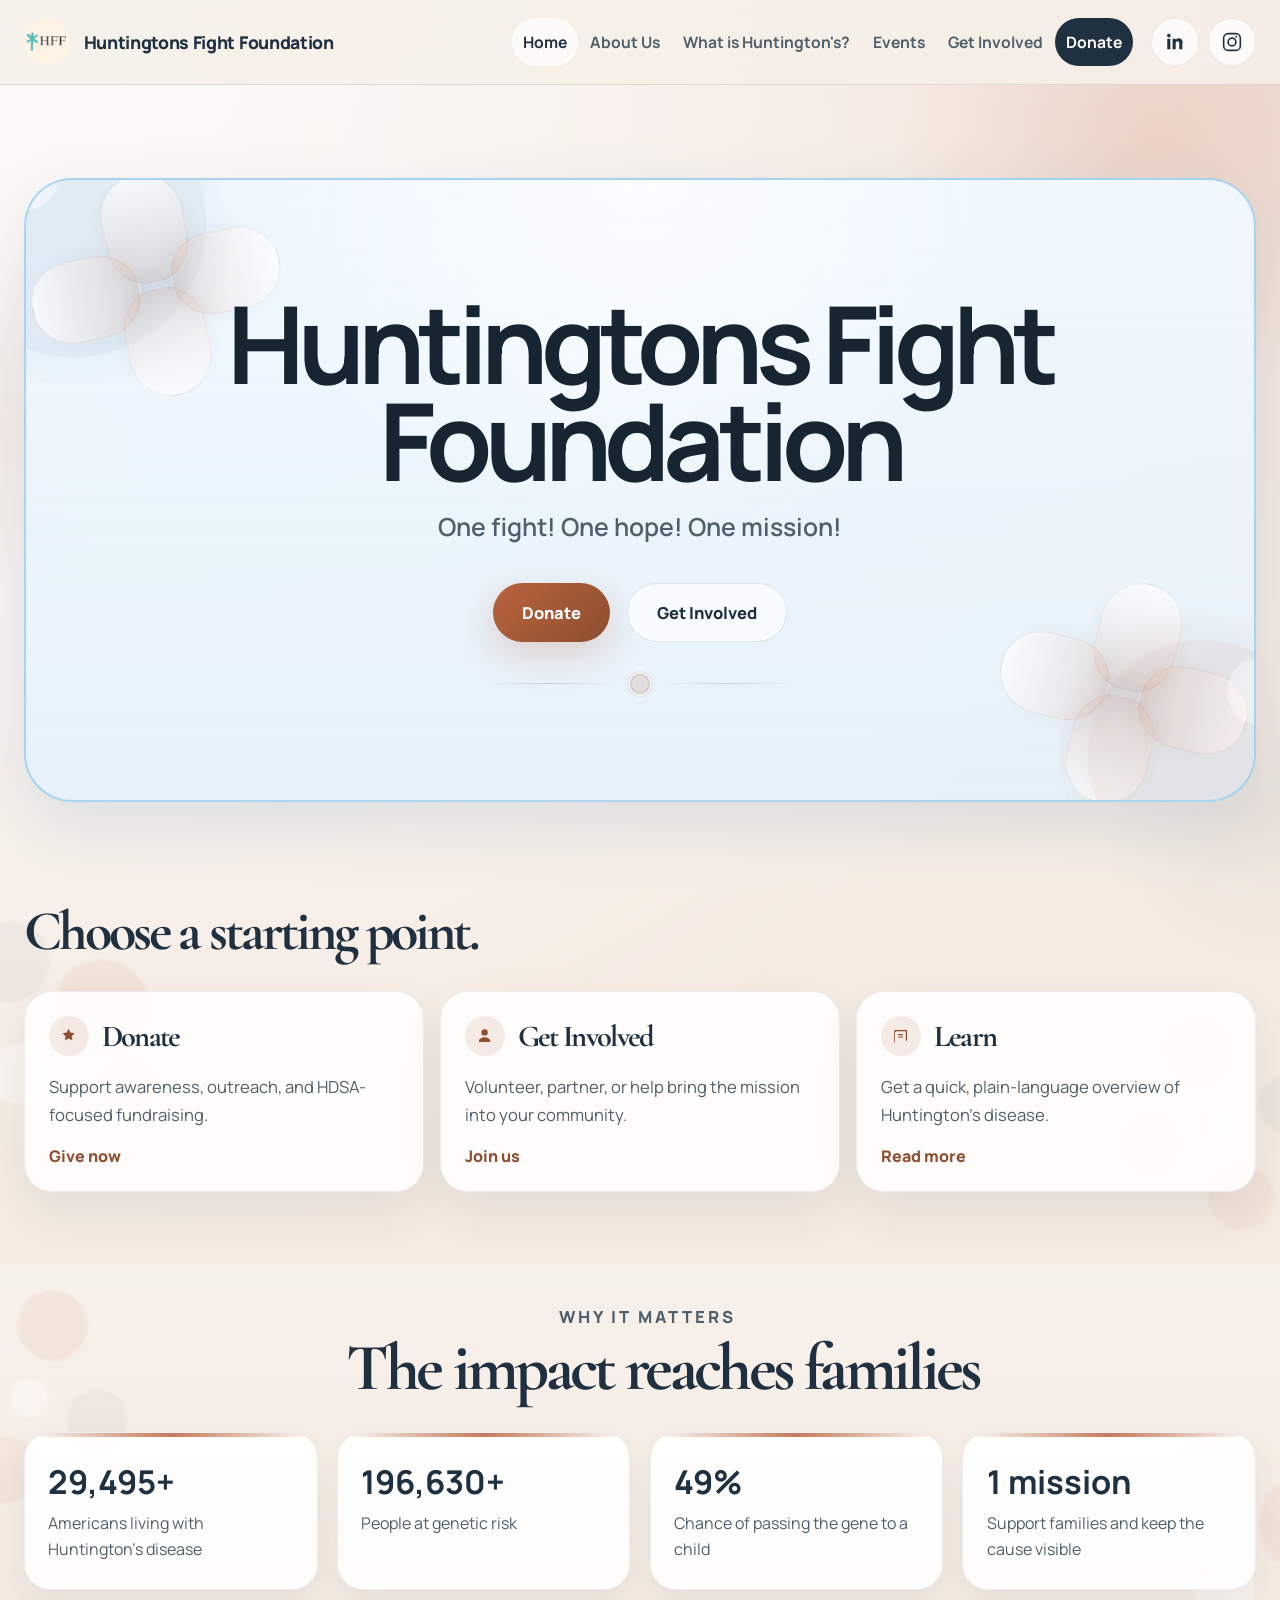
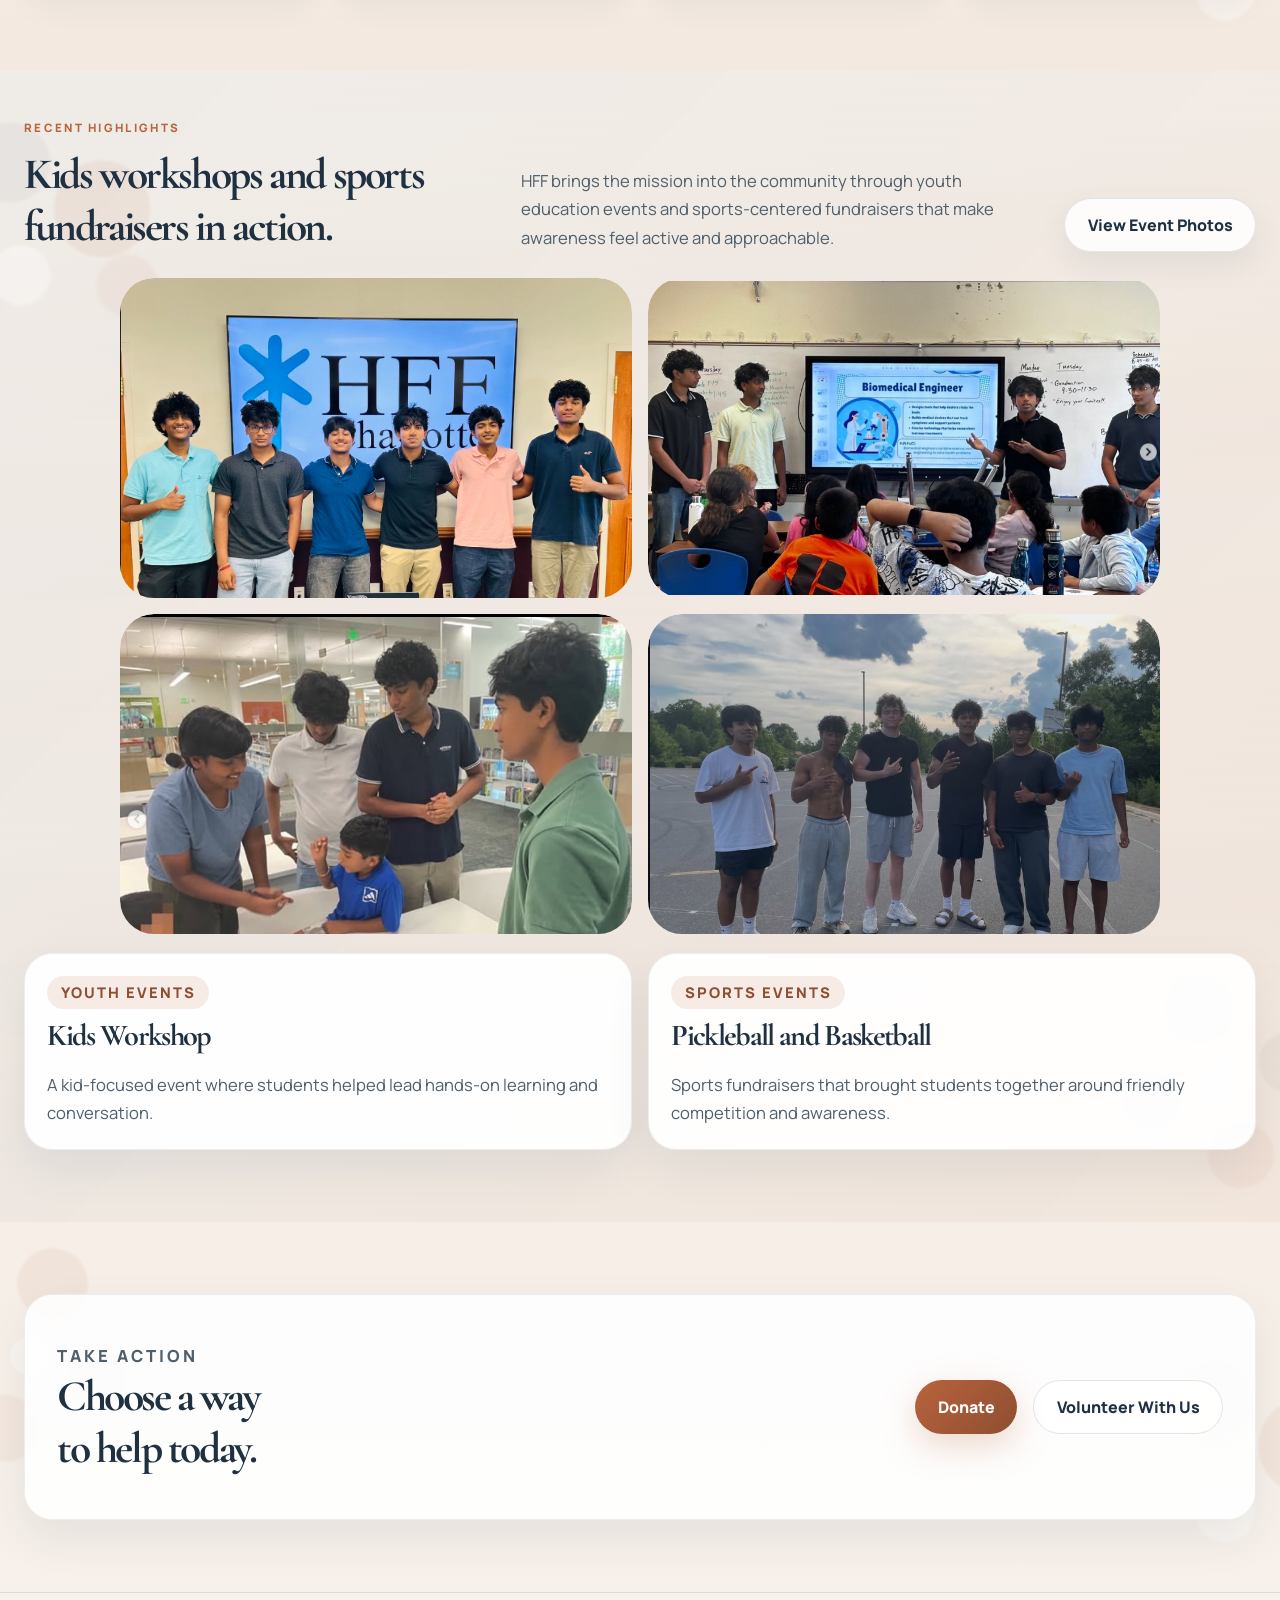
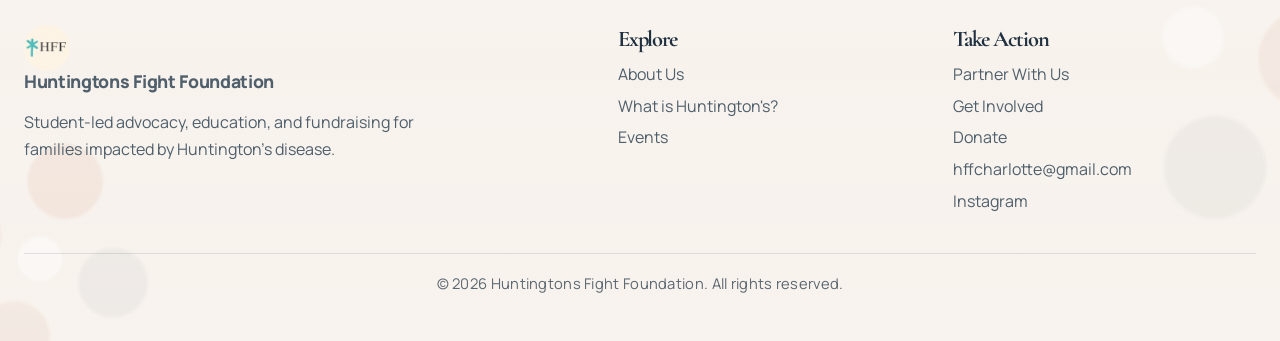
<file: New project/index.html>
<!DOCTYPE html>
<html lang="en">
  <head>
    <meta charset="UTF-8" />
    <meta name="viewport" content="width=device-width, initial-scale=1.0" />
    <title>Huntingtons Fight Foundation</title>
    <meta
      name="description"
      content="Huntingtons Fight Foundation raises awareness, supports families, and funds progress toward a future without Huntington's disease."
    />
    <meta name="application-name" content="HFF" />
    <meta name="apple-mobile-web-app-title" content="HFF" />
    <meta name="theme-color" content="#f6efe8" />
    <link rel="icon" type="image/png" sizes="96x96" href="favicon-96x96.png" />
    <link rel="icon" type="image/svg+xml" href="favicon.svg" />
    <link rel="shortcut icon" href="favicon.ico" />
    <link rel="apple-touch-icon" sizes="180x180" href="apple-touch-icon.png" />
    <link rel="manifest" href="site.webmanifest" />
    <link rel="preconnect" href="https://fonts.googleapis.com" />
    <link rel="preconnect" href="https://fonts.gstatic.com" crossorigin />
    <link
      href="https://fonts.googleapis.com/css2?family=Cormorant+Garamond:wght@500;600;700&family=Manrope:wght@400;500;600;700;800&display=swap"
      rel="stylesheet"
    />
    <link rel="stylesheet" href="styles.css" />
    <script defer src="script.js"></script>
  </head>
  <body class="home-page">
    <header class="site-header">
      <div class="shell nav-shell">
        <a class="brand" href="index.html">
          <img class="brand-mark" src="hff logo.png" alt="HFF logo" />
          <span class="brand-text">Huntingtons Fight Foundation</span>
        </a>
        <button class="nav-toggle" type="button" aria-expanded="false" aria-controls="site-nav">
          <span></span><span></span><span></span>
        </button>
        <nav id="site-nav" class="site-nav">
          <a class="active" href="index.html">Home</a>
          <a href="about.html">About Us</a>
          <a href="huntingtons.html">What is Huntington's?</a>
          <a href="events.html">Events</a>
          <a href="get-involved.html">Get Involved</a>
          <a class="nav-cta" href="donate.html">Donate</a>
        </nav>
        <div class="social-links">
          <a
            class="social-link"
            href="https://www.linkedin.com/company/huntingtons-fight-foundation1/"
            target="_blank"
            rel="noopener noreferrer"
            aria-label="Visit Huntingtons Fight Foundation on LinkedIn"
          >
            <svg viewBox="0 0 24 24" aria-hidden="true">
              <path d="M6.94 8.5H3.56V20h3.38V8.5ZM5.25 3A2 2 0 1 0 5.3 7a2 2 0 0 0-.05-4ZM20.44 13.03c0-3.46-1.85-5.07-4.32-5.07-1.99 0-2.88 1.1-3.38 1.87V8.5H9.38c.04.88 0 11.5 0 11.5h3.36v-6.42c0-.34.03-.68.13-.92.27-.67.88-1.36 1.9-1.36 1.34 0 1.88 1.02 1.88 2.52V20H20v-6.97Z"/>
            </svg>
          </a>
          <a
            class="social-link"
            href="https://www.instagram.com/huntingtonsfightfoundation/"
            target="_blank"
            rel="noopener noreferrer"
            aria-label="Visit Huntingtons Fight Foundation on Instagram"
          >
            <svg viewBox="0 0 24 24" aria-hidden="true">
              <path d="M7.75 2h8.5A5.75 5.75 0 0 1 22 7.75v8.5A5.75 5.75 0 0 1 16.25 22h-8.5A5.75 5.75 0 0 1 2 16.25v-8.5A5.75 5.75 0 0 1 7.75 2Zm0 1.8A3.95 3.95 0 0 0 3.8 7.75v8.5a3.95 3.95 0 0 0 3.95 3.95h8.5a3.95 3.95 0 0 0 3.95-3.95v-8.5a3.95 3.95 0 0 0-3.95-3.95h-8.5Zm8.95 1.35a1.05 1.05 0 1 1 0 2.1 1.05 1.05 0 0 1 0-2.1ZM12 6.85A5.15 5.15 0 1 1 6.85 12 5.16 5.16 0 0 1 12 6.85Zm0 1.8A3.35 3.35 0 1 0 15.35 12 3.35 3.35 0 0 0 12 8.65Z"/>
            </svg>
          </a>
        </div>
      </div>
    </header>

    <main class="home-main">
      <section class="home-hero home-hero-simple">
        <div class="shell home-hero-simple-shell">
          <div class="home-flourish home-flourish-left" aria-hidden="true">
            <span></span><span></span><span></span><span></span>
          </div>
          <div class="home-hero-copy home-hero-copy-centered">
            <h1>Huntingtons Fight Foundation</h1>
            <p class="home-hero-tagline">One fight! One hope! One mission!</p>
            <div class="hero-actions home-hero-actions home-hero-actions-centered">
              <a class="button button-primary" href="donate.html">Donate</a>
              <a class="button button-secondary" href="get-involved.html">Get Involved</a>
            </div>
            <div class="home-hero-divider" aria-hidden="true">
              <span class="home-hero-divider-line"></span>
              <span class="home-hero-divider-bloom"></span>
              <span class="home-hero-divider-line"></span>
            </div>
          </div>
          <div class="home-flourish home-flourish-right" aria-hidden="true">
            <span></span><span></span><span></span><span></span>
          </div>
        </div>
      </section>

      <section class="section home-story-section">
        <div class="shell">
          <div class="section-heading home-section-heading home-story-heading">
            <h2>Choose a starting point.</h2>
          </div>
          <div class="home-story-cards home-story-cards-wide">
            <article class="home-feature-card">
              <h3 class="home-feature-title">
                <span class="home-feature-icon" aria-hidden="true">
                  <svg viewBox="0 0 24 24">
                    <path d="M12 3.5 14.35 8.26l5.25.76-3.8 3.7.9 5.23L12 15.48 7.3 17.95l.9-5.23-3.8-3.7 5.25-.76L12 3.5Z"/>
                  </svg>
                </span>
                <span>Donate</span>
              </h3>
              <p>Support awareness, outreach, and HDSA-focused fundraising.</p>
              <a class="text-link" href="donate.html">Give now</a>
            </article>
            <article class="home-feature-card">
              <h3 class="home-feature-title">
                <span class="home-feature-icon" aria-hidden="true">
                  <svg viewBox="0 0 24 24">
                    <path d="M12 4a4 4 0 1 1 0 8 4 4 0 0 1 0-8Zm-7 14.25C5.55 15.82 8.47 14 12 14s6.45 1.82 7 4.25V20H5v-1.75Z"/>
                  </svg>
                </span>
                <span>Get Involved</span>
              </h3>
              <p>Volunteer, partner, or help bring the mission into your community.</p>
              <a class="text-link" href="get-involved.html">Join us</a>
            </article>
            <article class="home-feature-card">
              <h3 class="home-feature-title">
                <span class="home-feature-icon" aria-hidden="true">
                  <svg viewBox="0 0 24 24">
                    <path d="M4 6.5C4 5.67 4.67 5 5.5 5H20v12.25c0 .97-.78 1.75-1.75 1.75H7a3 3 0 0 0-3 3V6.5Zm3 12.5h11.25a.25.25 0 0 0 .25-.25V6.5H7.25A2.25 2.25 0 0 0 5 8.75V19.5A2.98 2.98 0 0 1 7 19Zm2-9h6v1.5H9V10Zm0 3h6v1.5H9V13Z"/>
                  </svg>
                </span>
                <span>Learn</span>
              </h3>
              <p>Get a quick, plain-language overview of Huntington's disease.</p>
              <a class="text-link" href="huntingtons.html">Read more</a>
            </article>
          </div>
        </div>
      </section>

      <section class="section home-stat-strip" data-home-stats>
        <div class="shell">
          <div class="section-heading home-section-heading home-stat-heading">
            <p class="eyebrow">Why It Matters</p>
            <h2>The impact reaches families</h2>
          </div>
          <div class="home-stat-grid">
            <article class="home-stat-card">
              <strong class="home-stat-number" data-count-to="30000" data-count-suffix="+" data-count-format="comma">30,000+</strong>
              <span>Americans living with Huntington's disease</span>
            </article>
            <article class="home-stat-card">
              <strong class="home-stat-number" data-count-to="200000" data-count-suffix="+" data-count-format="comma">200,000+</strong>
              <span>People at genetic risk</span>
            </article>
            <article class="home-stat-card">
              <strong class="home-stat-number" data-count-to="50" data-count-suffix="%">50%</strong>
              <span>Chance of passing the gene to a child</span>
            </article>
            <article class="home-stat-card">
              <strong class="home-stat-number" data-count-to="1" data-count-suffix=" mission">1 mission</strong>
              <span>Support families and keep the cause visible</span>
            </article>
          </div>
        </div>
      </section>

      <section class="section home-event-section">
        <div class="shell home-event-shell">
          <div class="section-heading home-event-heading">
            <div class="home-event-copy">
              <p class="eyebrow light">Recent Highlights</p>
              <h2>Kids workshops and sports fundraisers in action.</h2>
              <p>
                HFF brings the mission into the community through youth education events and
                sports-centered fundraisers that make awareness feel active and approachable.
              </p>
            </div>
            <a class="button button-secondary" href="events.html">View Event Photos</a>
          </div>
          <div class="home-highlight-showcase" aria-label="Recent HFF event photos">
            <a class="home-highlight-photo" href="events.html" aria-label="View HFF student leadership team photo on the Events page">
              <img src="group.png" alt="HFF student leadership team standing together in front of the HFF logo" />
            </a>
            <a class="home-highlight-photo" href="events.html" aria-label="View HFF youth workshop photo on the Events page">
              <img src="workshop.png" alt="HFF youth workshop presentation for kids" />
            </a>
            <a class="home-highlight-photo" href="events.html" aria-label="View HFF hands-on activities photo on the Events page">
              <img src="kids.png" alt="HFF volunteers working with kids at a youth event" />
            </a>
            <a class="home-highlight-photo" href="events.html" aria-label="View HFF basketball event photo on the Events page">
              <img src="bb.png" alt="HFF basketball sports event group photo" />
            </a>
          </div>
          <div class="home-event-list home-event-list-clean">
            <article class="home-event-card">
              <span class="event-date">Youth Events</span>
              <h3>Kids Workshop</h3>
              <p>
                A kid-focused event where students helped lead hands-on learning and conversation.
              </p>
            </article>
            <article class="home-event-card">
              <span class="event-date">Sports Events</span>
              <h3>Pickleball and Basketball</h3>
              <p>
                Sports fundraisers that brought students together around friendly competition and awareness.
              </p>
            </article>
          </div>
        </div>
      </section>

      <section class="section home-cta-section">
        <div class="shell home-cta-panel">
          <div>
            <p class="eyebrow">Take Action</p>
            <h2>Choose a way to help today.</h2>
          </div>
          <div class="cta-actions">
            <a class="button button-primary" href="donate.html">Donate</a>
            <a class="button button-secondary" href="get-involved.html">Volunteer With Us</a>
          </div>
        </div>
      </section>
    </main>

    <footer class="site-footer">
      <div class="shell footer-grid">
        <div>
          <a class="brand brand-footer" href="index.html">
            <img class="brand-mark" src="hff logo.png" alt="HFF logo" />
            <span class="brand-text">Huntingtons Fight Foundation</span>
          </a>
          <p class="footer-copy">
            Student-led advocacy, education, and fundraising for families impacted by Huntington's disease.
          </p>
        </div>
        <div>
          <h3>Explore</h3>
          <a href="about.html">About Us</a>
          <a href="huntingtons.html">What is Huntington's?</a>
          <a href="events.html">Events</a>
        </div>
        <div>
          <h3>Take Action</h3>
          <a href="get-involved.html#partner-with-us">Partner With Us</a>
          <a href="get-involved.html">Get Involved</a>
          <a href="donate.html">Donate</a>
          <a href="https://mail.google.com/mail/?view=cm&fs=1&to=hffcharlotte@gmail.com" target="_blank" rel="noopener noreferrer">hffcharlotte@gmail.com</a>
          <a href="https://www.instagram.com/huntingtonsfightfoundation/" target="_blank" rel="noopener noreferrer">Instagram</a>
        </div>
      </div>
      <div class="shell">
        <p class="footer-copyright">
          &copy; <span data-current-year></span> Huntingtons Fight Foundation. All rights reserved.
        </p>
      </div>
    </footer>
  </body>
</html>
</file>
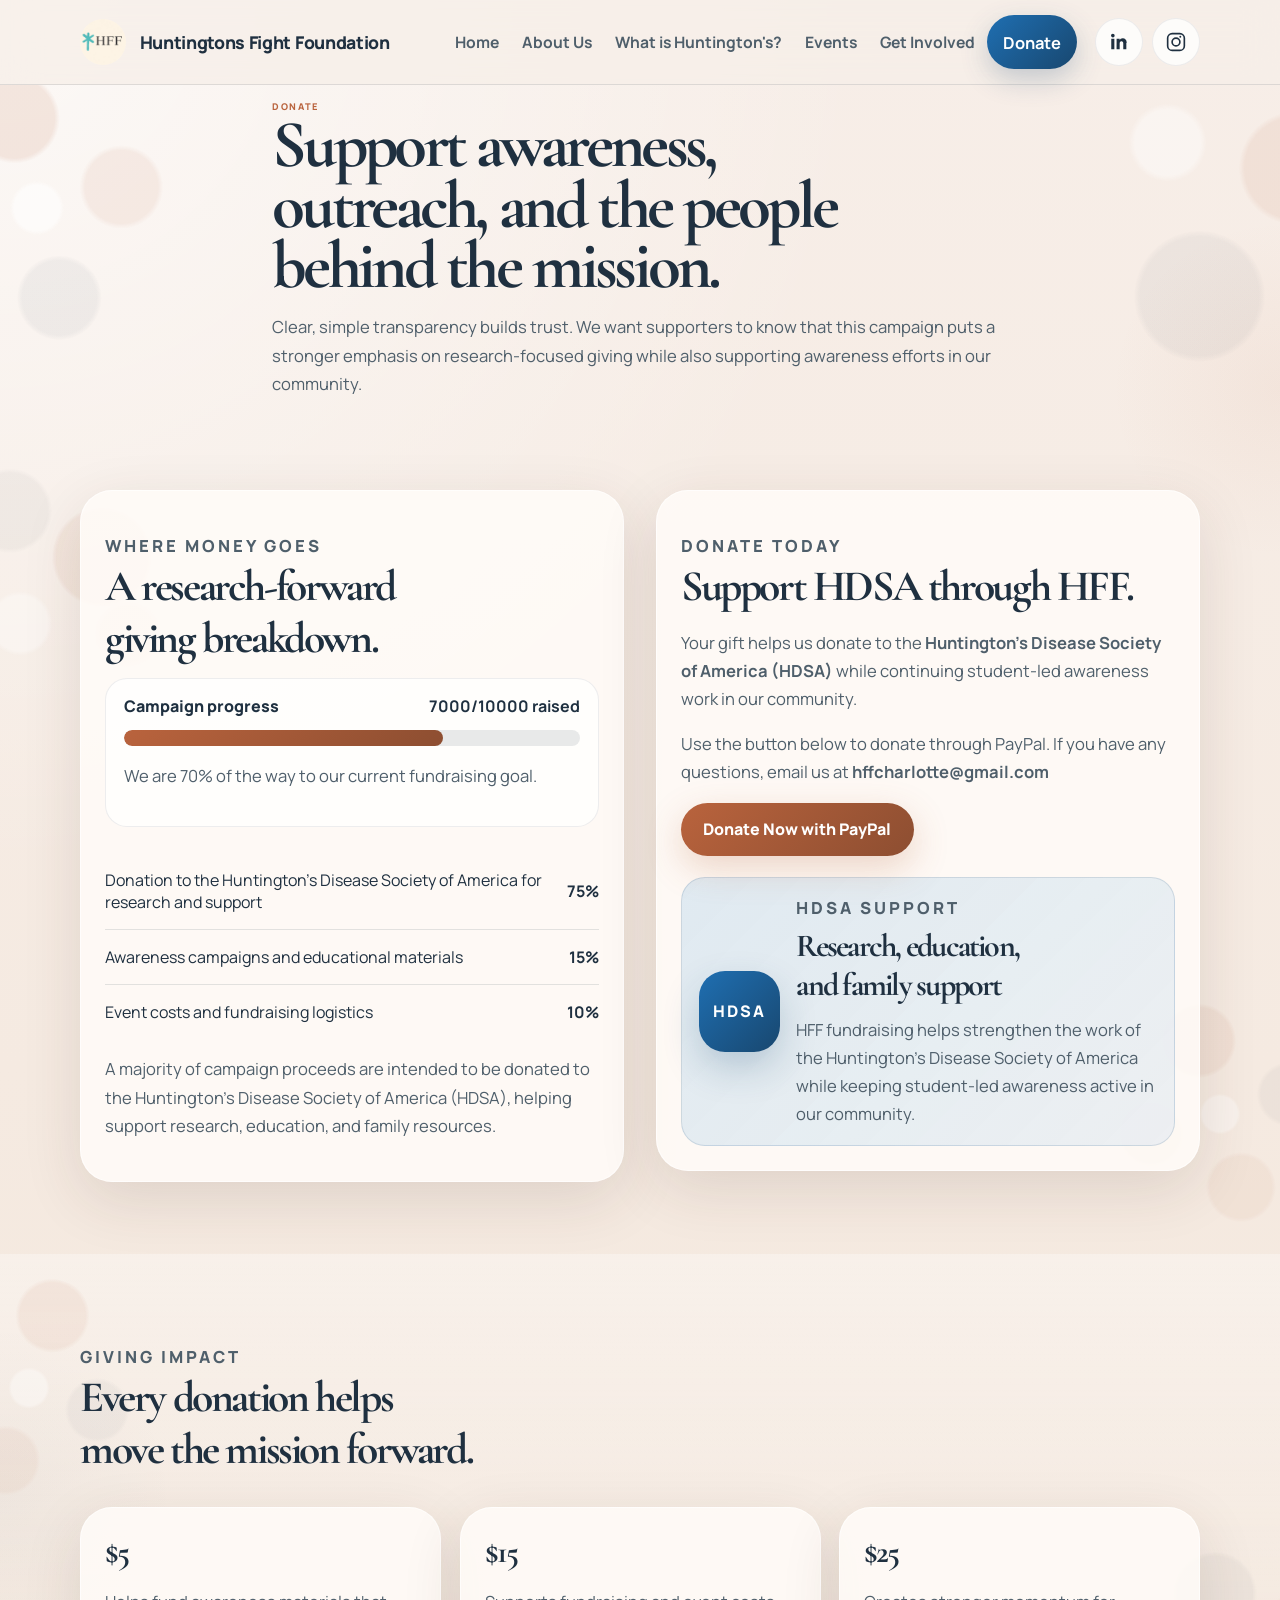
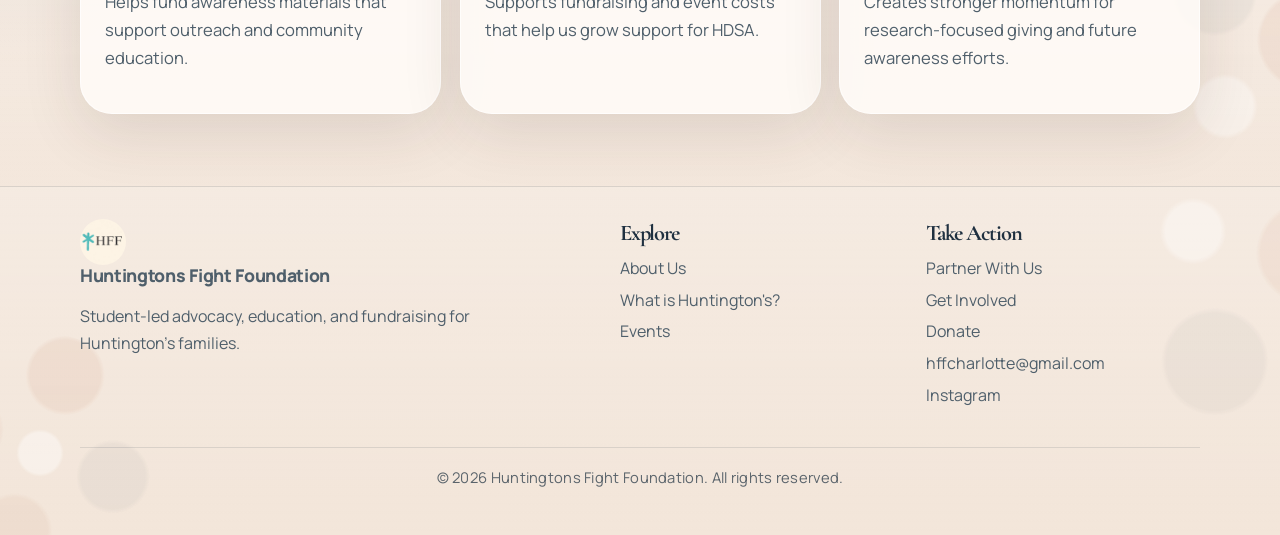
<file: New project/donate.html>
<!DOCTYPE html>
<html lang="en">
  <head>
    <meta charset="UTF-8" />
    <meta name="viewport" content="width=device-width, initial-scale=1.0" />
    <title>Donate | HFF</title>
    <meta name="application-name" content="HFF" />
    <meta name="apple-mobile-web-app-title" content="HFF" />
    <meta name="theme-color" content="#f6efe8" />
    <link rel="icon" type="image/png" sizes="96x96" href="favicon-96x96.png" />
    <link rel="icon" type="image/svg+xml" href="favicon.svg" />
    <link rel="shortcut icon" href="favicon.ico" />
    <link rel="apple-touch-icon" sizes="180x180" href="apple-touch-icon.png" />
    <link rel="manifest" href="site.webmanifest" />
    <link rel="preconnect" href="https://fonts.googleapis.com" />
    <link rel="preconnect" href="https://fonts.gstatic.com" crossorigin />
    <link
      href="https://fonts.googleapis.com/css2?family=Cormorant+Garamond:wght@500;600;700&family=Manrope:wght@400;500;600;700;800&display=swap"
      rel="stylesheet"
    />
    <link rel="stylesheet" href="styles.css" />
    <script defer src="script.js"></script>
  </head>
  <body class="donate-page">
    <header class="site-header">
      <div class="shell nav-shell">
        <a class="brand" href="index.html">
          <img class="brand-mark" src="hff logo.png" alt="HFF logo" />
          <span class="brand-text">Huntingtons Fight Foundation</span>
        </a>
        <button class="nav-toggle" type="button" aria-expanded="false" aria-controls="site-nav">
          <span></span><span></span><span></span>
        </button>
        <nav id="site-nav" class="site-nav">
          <a href="index.html">Home</a>
          <a href="about.html">About Us</a>
          <a href="huntingtons.html">What is Huntington's?</a>
          <a href="events.html">Events</a>
          <a href="get-involved.html">Get Involved</a>
          <a class="active nav-cta" href="donate.html">Donate</a>
        </nav>
        <div class="social-links">
          <a class="social-link" href="https://www.linkedin.com/company/huntingtons-fight-foundation1/" target="_blank" rel="noopener noreferrer" aria-label="Visit Huntingtons Fight Foundation on LinkedIn">
            <svg viewBox="0 0 24 24" aria-hidden="true">
              <path d="M6.94 8.5H3.56V20h3.38V8.5ZM5.25 3A2 2 0 1 0 5.3 7a2 2 0 0 0-.05-4ZM20.44 13.03c0-3.46-1.85-5.07-4.32-5.07-1.99 0-2.88 1.1-3.38 1.87V8.5H9.38c.04.88 0 11.5 0 11.5h3.36v-6.42c0-.34.03-.68.13-.92.27-.67.88-1.36 1.9-1.36 1.34 0 1.88 1.02 1.88 2.52V20H20v-6.97Z"/>
            </svg>
          </a>
          <a class="social-link" href="https://www.instagram.com/huntingtonsfightfoundation/" target="_blank" rel="noopener noreferrer" aria-label="Visit Huntingtons Fight Foundation on Instagram">
            <svg viewBox="0 0 24 24" aria-hidden="true">
              <path d="M7.75 2h8.5A5.75 5.75 0 0 1 22 7.75v8.5A5.75 5.75 0 0 1 16.25 22h-8.5A5.75 5.75 0 0 1 2 16.25v-8.5A5.75 5.75 0 0 1 7.75 2Zm0 1.8A3.95 3.95 0 0 0 3.8 7.75v8.5a3.95 3.95 0 0 0 3.95 3.95h8.5a3.95 3.95 0 0 0 3.95-3.95v-8.5a3.95 3.95 0 0 0-3.95-3.95h-8.5Zm8.95 1.35a1.05 1.05 0 1 1 0 2.1 1.05 1.05 0 0 1 0-2.1ZM12 6.85A5.15 5.15 0 1 1 6.85 12 5.16 5.16 0 0 1 12 6.85Zm0 1.8A3.35 3.35 0 1 0 15.35 12 3.35 3.35 0 0 0 12 8.65Z"/>
            </svg>
          </a>
        </div>
      </div>
    </header>

    <main class="page-main">
      <section class="page-hero">
        <div class="shell narrow">
          <p class="eyebrow">Donate</p>
          <h1>Support awareness, outreach, and the people behind the mission.</h1>
          <p class="page-intro">
            Clear, simple transparency builds trust. We want supporters to know that this campaign puts
            a stronger emphasis on research-focused giving while also supporting awareness efforts in our
            community.
          </p>
        </div>
      </section>

      <section class="section">
        <div class="shell split">
          <div class="panel donate-panel">
            <p class="eyebrow">Where money goes</p>
            <h2>A research-forward giving breakdown.</h2>
            <div class="fundraiser-meter">
              <div class="fundraiser-meter-head">
                <span>Campaign progress</span>
                <strong>7000/10000 raised</strong>
              </div>
              <div class="meter-track" aria-label="Fundraising progress">
                <div class="meter-fill" style="width: 70%"></div>
              </div>
              <p class="meter-note">We are 70% of the way to our current fundraising goal.</p>
            </div>
            <div class="allocation-list">
              <div class="allocation-row">
                <span>Donation to the Huntington's Disease Society of America for research and support</span>
                <strong>75%</strong>
              </div>
              <div class="allocation-row">
                <span>Awareness campaigns and educational materials</span>
                <strong>15%</strong>
              </div>
              <div class="allocation-row">
                <span>Event costs and fundraising logistics</span>
                <strong>10%</strong>
              </div>
            </div>
            <p class="meter-note">
              A majority of campaign proceeds are intended to be donated to the Huntington's Disease
              Society of America (HDSA), helping support research, education, and family resources.
            </p>
          </div>
          <aside class="panel">
            <p class="eyebrow">Donate Today</p>
            <h2>Support HDSA through HFF.</h2>
            <p>
              Your gift helps us donate to the <strong>Huntington's Disease Society of America (HDSA)</strong>
              while continuing student-led awareness work in our community.
            </p>
            <p>
              Use the button below to donate through PayPal. If you have any questions, email us at
              <a href="https://mail.google.com/mail/?view=cm&fs=1&to=hffcharlotte@gmail.com" target="_blank" rel="noopener noreferrer"><strong>hffcharlotte@gmail.com</strong></a>
            </p>
            <a class="button button-primary donate-cta" href="https://www.paypal.com/ncp/payment/L2U55JQ746T3N" target="_blank" rel="noopener noreferrer">
              Donate Now with PayPal
            </a>
            <div class="donate-hdsa-card" aria-label="HDSA support highlight">
              <div class="donate-hdsa-mark" aria-hidden="true">
                <span>HDSA</span>
              </div>
              <div class="donate-hdsa-copy">
                <p class="donate-hdsa-kicker">HDSA Support</p>
                <h3 class="donate-hdsa-title">Research, education, and family support</h3>
                <p>
                  HFF fundraising helps strengthen the work of the Huntington's Disease Society of
                  America while keeping student-led awareness active in our community.
                </p>
              </div>
            </div>
          </aside>
        </div>
      </section>

      <section class="section soft-panel">
        <div class="shell">
          <div class="section-heading">
            <p class="eyebrow">Giving Impact</p>
            <h2>Every donation helps move the mission forward.</h2>
          </div>
          <div class="three-up">
            <article class="panel">
              <h3>$5</h3>
              <p>Helps fund awareness materials that support outreach and community education.</p>
            </article>
            <article class="panel">
              <h3>$15</h3>
              <p>Supports fundraising and event costs that help us grow support for HDSA.</p>
            </article>
            <article class="panel">
              <h3>$25</h3>
              <p>Creates stronger momentum for research-focused giving and future awareness efforts.</p>
            </article>
          </div>
        </div>
      </section>
    </main>

    <footer class="site-footer">
      <div class="shell footer-grid">
        <div>
          <a class="brand brand-footer" href="index.html">
            <img class="brand-mark" src="hff logo.png" alt="HFF logo" />
            <span class="brand-text">Huntingtons Fight Foundation</span>
          </a>
          <p class="footer-copy">Student-led advocacy, education, and fundraising for Huntington's families.</p>
        </div>
        <div>
          <h3>Explore</h3>
          <a href="about.html">About Us</a>
          <a href="huntingtons.html">What is Huntington's?</a>
          <a href="events.html">Events</a>
        </div>
        <div>
          <h3>Take Action</h3>
          <a href="get-involved.html#partner-with-us">Partner With Us</a>
          <a href="get-involved.html">Get Involved</a>
          <a href="donate.html">Donate</a>
          <a href="https://mail.google.com/mail/?view=cm&fs=1&to=hffcharlotte@gmail.com" target="_blank" rel="noopener noreferrer">hffcharlotte@gmail.com</a>
          <a href="https://www.instagram.com/huntingtonsfightfoundation/" target="_blank" rel="noopener noreferrer">Instagram</a>
        </div>
      </div>
      <div class="shell">
        <p class="footer-copyright">
          &copy; <span data-current-year></span> Huntingtons Fight Foundation. All rights reserved.
        </p>
      </div>
    </footer>
  </body>
</html>
</file>
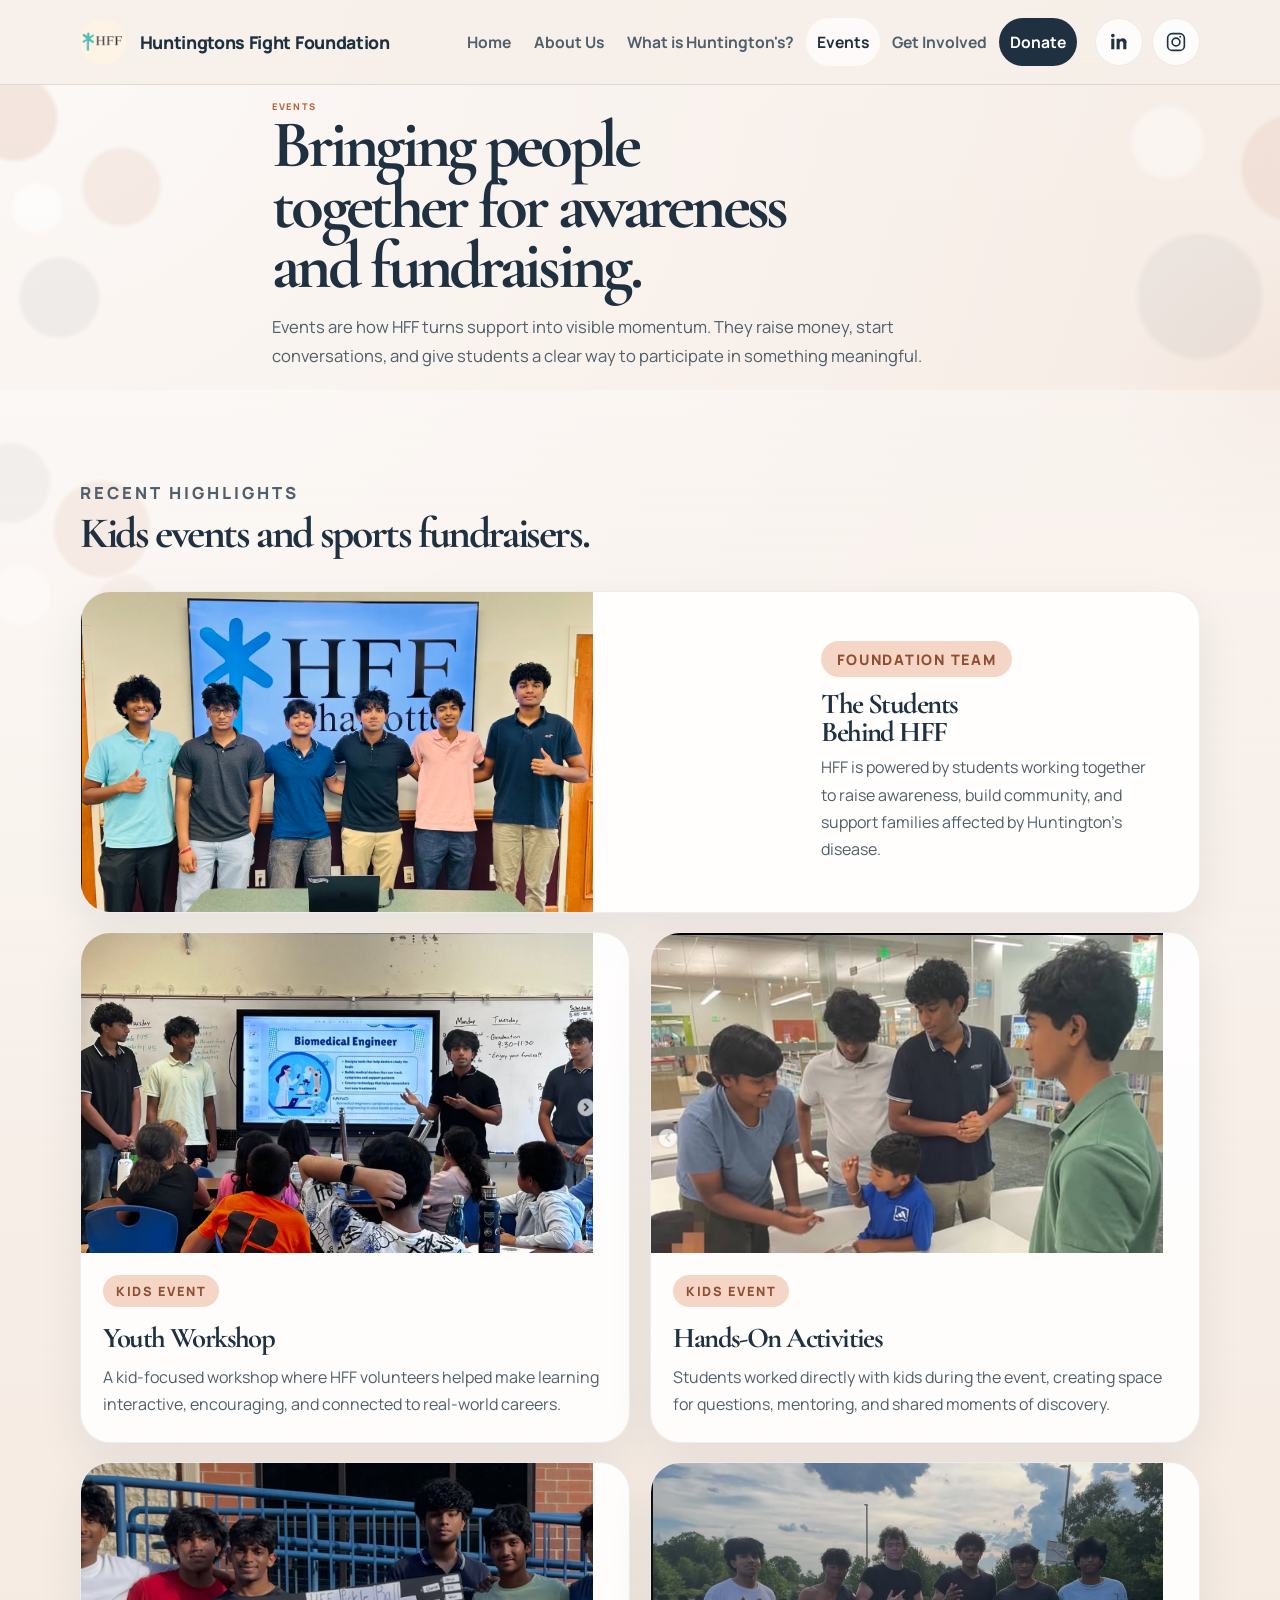
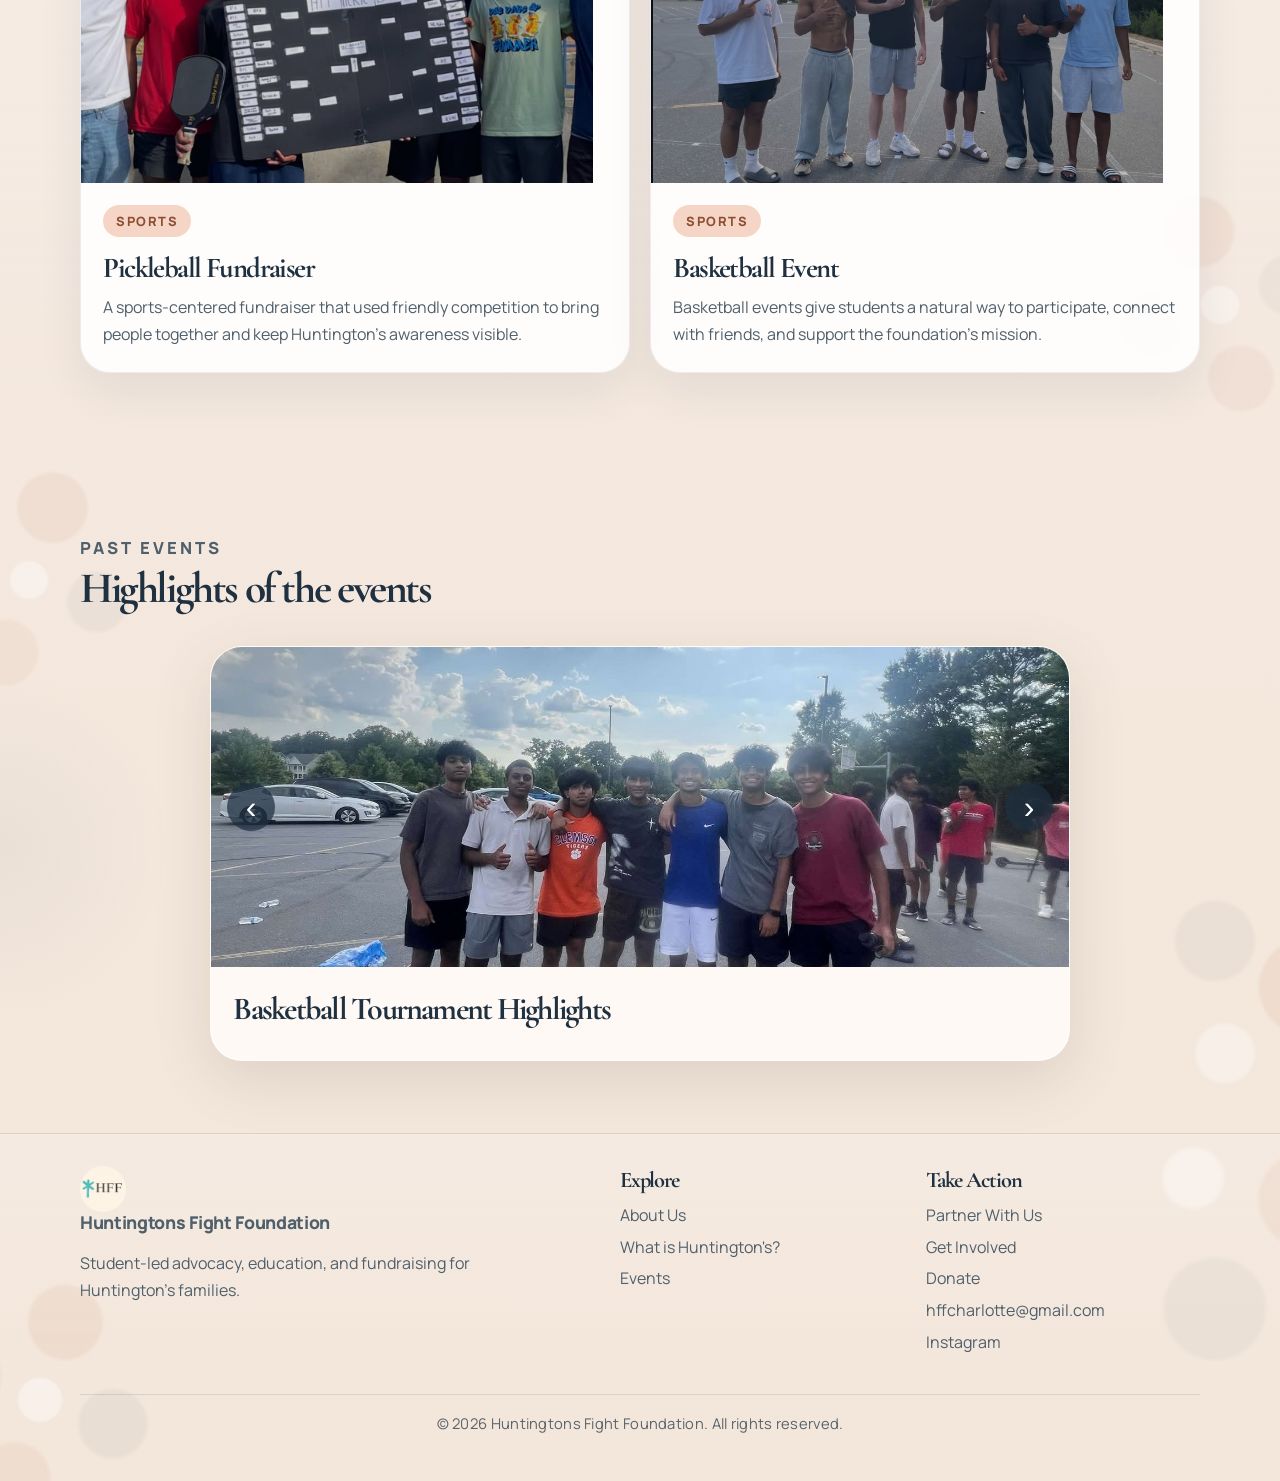
<file: New project/events.html>
<!DOCTYPE html>
<html lang="en">
  <head>
    <meta charset="UTF-8" />
    <meta name="viewport" content="width=device-width, initial-scale=1.0" />
    <title>Events | HFF</title>
    <meta name="application-name" content="HFF" />
    <meta name="apple-mobile-web-app-title" content="HFF" />
    <meta name="theme-color" content="#f6efe8" />
    <link rel="icon" type="image/png" sizes="96x96" href="favicon-96x96.png" />
    <link rel="icon" type="image/svg+xml" href="favicon.svg" />
    <link rel="shortcut icon" href="favicon.ico" />
    <link rel="apple-touch-icon" sizes="180x180" href="apple-touch-icon.png" />
    <link rel="manifest" href="site.webmanifest" />
    <link rel="preconnect" href="https://fonts.googleapis.com" />
    <link rel="preconnect" href="https://fonts.gstatic.com" crossorigin />
    <link
      href="https://fonts.googleapis.com/css2?family=Cormorant+Garamond:wght@500;600;700&family=Manrope:wght@400;500;600;700;800&display=swap"
      rel="stylesheet"
    />
    <link rel="stylesheet" href="styles.css" />
    <script defer src="script.js"></script>
  </head>
  <body class="events-page">
    <header class="site-header">
      <div class="shell nav-shell">
        <a class="brand" href="index.html">
          <img class="brand-mark" src="hff logo.png" alt="HFF logo" />
          <span class="brand-text">Huntingtons Fight Foundation</span>
        </a>
        <button class="nav-toggle" type="button" aria-expanded="false" aria-controls="site-nav">
          <span></span><span></span><span></span>
        </button>
        <nav id="site-nav" class="site-nav">
          <a href="index.html">Home</a>
          <a href="about.html">About Us</a>
          <a href="huntingtons.html">What is Huntington's?</a>
          <a class="active" href="events.html">Events</a>
          <a href="get-involved.html">Get Involved</a>
          <a class="nav-cta" href="donate.html">Donate</a>
        </nav>
        <div class="social-links">
          <a class="social-link" href="https://www.linkedin.com/company/huntingtons-fight-foundation1/" target="_blank" rel="noopener noreferrer" aria-label="Visit Huntingtons Fight Foundation on LinkedIn">
            <svg viewBox="0 0 24 24" aria-hidden="true">
              <path d="M6.94 8.5H3.56V20h3.38V8.5ZM5.25 3A2 2 0 1 0 5.3 7a2 2 0 0 0-.05-4ZM20.44 13.03c0-3.46-1.85-5.07-4.32-5.07-1.99 0-2.88 1.1-3.38 1.87V8.5H9.38c.04.88 0 11.5 0 11.5h3.36v-6.42c0-.34.03-.68.13-.92.27-.67.88-1.36 1.9-1.36 1.34 0 1.88 1.02 1.88 2.52V20H20v-6.97Z"/>
            </svg>
          </a>
          <a class="social-link" href="https://www.instagram.com/huntingtonsfightfoundation/" target="_blank" rel="noopener noreferrer" aria-label="Visit Huntingtons Fight Foundation on Instagram">
            <svg viewBox="0 0 24 24" aria-hidden="true">
              <path d="M7.75 2h8.5A5.75 5.75 0 0 1 22 7.75v8.5A5.75 5.75 0 0 1 16.25 22h-8.5A5.75 5.75 0 0 1 2 16.25v-8.5A5.75 5.75 0 0 1 7.75 2Zm0 1.8A3.95 3.95 0 0 0 3.8 7.75v8.5a3.95 3.95 0 0 0 3.95 3.95h8.5a3.95 3.95 0 0 0 3.95-3.95v-8.5a3.95 3.95 0 0 0-3.95-3.95h-8.5Zm8.95 1.35a1.05 1.05 0 1 1 0 2.1 1.05 1.05 0 0 1 0-2.1ZM12 6.85A5.15 5.15 0 1 1 6.85 12 5.16 5.16 0 0 1 12 6.85Zm0 1.8A3.35 3.35 0 1 0 15.35 12 3.35 3.35 0 0 0 12 8.65Z"/>
            </svg>
          </a>
        </div>
      </div>
    </header>

    <main class="page-main">
      <section class="page-hero">
        <div class="shell narrow">
          <p class="eyebrow">Events</p>
          <h1>Bringing people together for awareness and fundraising.</h1>
          <p class="page-intro">
            Events are how HFF turns support into visible momentum. They raise money, start conversations,
            and give students a clear way to participate in something meaningful.
          </p>
        </div>
      </section>

      <section class="section soft-panel">
        <div class="shell">
          <div class="section-heading">
            <p class="eyebrow">Recent Highlights</p>
            <h2>Kids events and sports fundraisers.</h2>
          </div>
          <div class="event-highlight-grid">
            <article class="event-highlight-card event-highlight-card-wide">
              <div class="event-highlight-media">
                <img src="group.png" alt="HFF student leadership team standing together in front of the HFF logo" />
              </div>
              <div class="event-highlight-copy">
                <span class="event-pill">Foundation Team</span>
                <h3>The Students Behind HFF</h3>
                <p>
                  HFF is powered by students working together to raise awareness, build community,
                  and support families affected by Huntington's disease.
                </p>
              </div>
            </article>
            <article class="event-highlight-card">
              <div class="event-highlight-media">
                <img src="workshop.png" alt="HFF volunteers presenting a biomedical engineer workshop for kids" />
              </div>
              <div class="event-highlight-copy">
                <span class="event-pill">Kids Event</span>
                <h3>Youth Workshop</h3>
                <p>
                  A kid-focused workshop where HFF volunteers helped make learning interactive,
                  encouraging, and connected to real-world careers.
                </p>
              </div>
            </article>
            <article class="event-highlight-card">
              <div class="event-highlight-media">
                <img src="kids.png" alt="HFF volunteers helping kids during a youth event activity" />
              </div>
              <div class="event-highlight-copy">
                <span class="event-pill">Kids Event</span>
                <h3>Hands-On Activities</h3>
                <p>
                  Students worked directly with kids during the event, creating space for questions,
                  mentoring, and shared moments of discovery.
                </p>
              </div>
            </article>
            <article class="event-highlight-card">
              <div class="event-highlight-media">
                <img src="pickleball.png" alt="HFF pickleball sports fundraiser group holding a tournament bracket board" />
              </div>
              <div class="event-highlight-copy">
                <span class="event-pill">Sports</span>
                <h3>Pickleball Fundraiser</h3>
                <p>
                  A sports-centered fundraiser that used friendly competition to bring people together
                  and keep Huntington's awareness visible.
                </p>
              </div>
            </article>
            <article class="event-highlight-card">
              <div class="event-highlight-media">
                <img src="bb.png" alt="HFF basketball sports event group photo on an outdoor court" />
              </div>
              <div class="event-highlight-copy">
                <span class="event-pill">Sports</span>
                <h3>Basketball Event</h3>
                <p>
                  Basketball events give students a natural way to participate, connect with friends,
                  and support the foundation's mission.
                </p>
              </div>
            </article>
          </div>
        </div>
      </section>

      <section class="section">
        <div class="shell">
          <div class="section-heading">
            <p class="eyebrow">Past Events</p>
            <h2>Highlights of the events</h2>
          </div>
          <article class="gallery-card slideshow-card" data-slideshow>
            <div class="slideshow-media">
              <img
                class="gallery-image slideshow-image is-active"
                src="IMG_5522.jpg"
                alt="HFF basketball tournament group photo with bracket board"
              />
              <img
                class="gallery-image slideshow-image"
                src="IMG_5523.jpg"
                alt="Players and volunteers gathered after the HFF basketball tournament"
              />
              <img
                class="gallery-image slideshow-image"
                src="volleypt2.jpg"
                alt="Students and volunteers at the HFF volleyball tournament"
              />
              <img
                class="gallery-image slideshow-image"
                src="volley%20pt%203.jpg"
                alt="Volleyball tournament participants and supporters at an HFF event"
              />
              <img
                class="gallery-image slideshow-image"
                src="volleyball.jpg"
                alt="Volleyball tournament highlight photo from an HFF event"
              />
              <img
                class="gallery-image slideshow-image"
                src="workshop.png"
                alt="HFF youth workshop presentation with kids"
              />
              <img
                class="gallery-image slideshow-image"
                src="kids.png"
                alt="HFF volunteers working with kids at a youth event"
              />
              <img
                class="gallery-image slideshow-image"
                src="pickleball.png"
                alt="HFF pickleball fundraiser group with bracket board"
              />
              <img
                class="gallery-image slideshow-image"
                src="bb.png"
                alt="HFF basketball sports event group photo"
              />
              <img
                class="gallery-image slideshow-image"
                src="group.png"
                alt="HFF student leadership team standing together in front of the HFF logo"
              />
              <button class="slideshow-control slideshow-prev" type="button" aria-label="Previous photo">
                &#8249;
              </button>
              <button class="slideshow-control slideshow-next" type="button" aria-label="Next photo">
                &#8250;
              </button>
            </div>
            <div class="gallery-copy">
              <div class="slideshow-caption is-active">
                <h3>Basketball Tournament Highlights</h3>
              </div>
              <div class="slideshow-caption">
                <h3>Basketball Tournament Highlights</h3>
              </div>
              <div class="slideshow-caption">
                <h3>Volleyball Tournament Highlights</h3>
              </div>
              <div class="slideshow-caption">
                <h3>Volleyball Tournament Highlights</h3>
              </div>
              <div class="slideshow-caption">
                <h3>Volleyball Tournament Highlights</h3>
              </div>
              <div class="slideshow-caption">
                <h3>Kids Workshop Highlights</h3>
              </div>
              <div class="slideshow-caption">
                <h3>Kids Event Activities</h3>
              </div>
              <div class="slideshow-caption">
                <h3>Pickleball Sports Fundraiser</h3>
              </div>
              <div class="slideshow-caption">
                <h3>Basketball Sports Event</h3>
              </div>
              <div class="slideshow-caption">
                <h3>HFF Student Leadership Team</h3>
              </div>
            </div>
          </article>
        </div>
      </section>
    </main>

    <footer class="site-footer">
      <div class="shell footer-grid">
        <div>
          <a class="brand brand-footer" href="index.html">
            <img class="brand-mark" src="hff logo.png" alt="HFF logo" />
            <span class="brand-text">Huntingtons Fight Foundation</span>
          </a>
          <p class="footer-copy">Student-led advocacy, education, and fundraising for Huntington's families.</p>
        </div>
        <div>
          <h3>Explore</h3>
          <a href="about.html">About Us</a>
          <a href="huntingtons.html">What is Huntington's?</a>
          <a href="events.html">Events</a>
        </div>
        <div>
          <h3>Take Action</h3>
          <a href="get-involved.html#partner-with-us">Partner With Us</a>
          <a href="get-involved.html">Get Involved</a>
          <a href="donate.html">Donate</a>
          <a href="https://mail.google.com/mail/?view=cm&fs=1&to=hffcharlotte@gmail.com" target="_blank" rel="noopener noreferrer">hffcharlotte@gmail.com</a>
          <a href="https://www.instagram.com/huntingtonsfightfoundation/" target="_blank" rel="noopener noreferrer">Instagram</a>
        </div>
      </div>
      <div class="shell">
        <p class="footer-copyright">
          &copy; <span data-current-year></span> Huntingtons Fight Foundation. All rights reserved.
        </p>
      </div>
    </footer>
  </body>
</html>
</file>
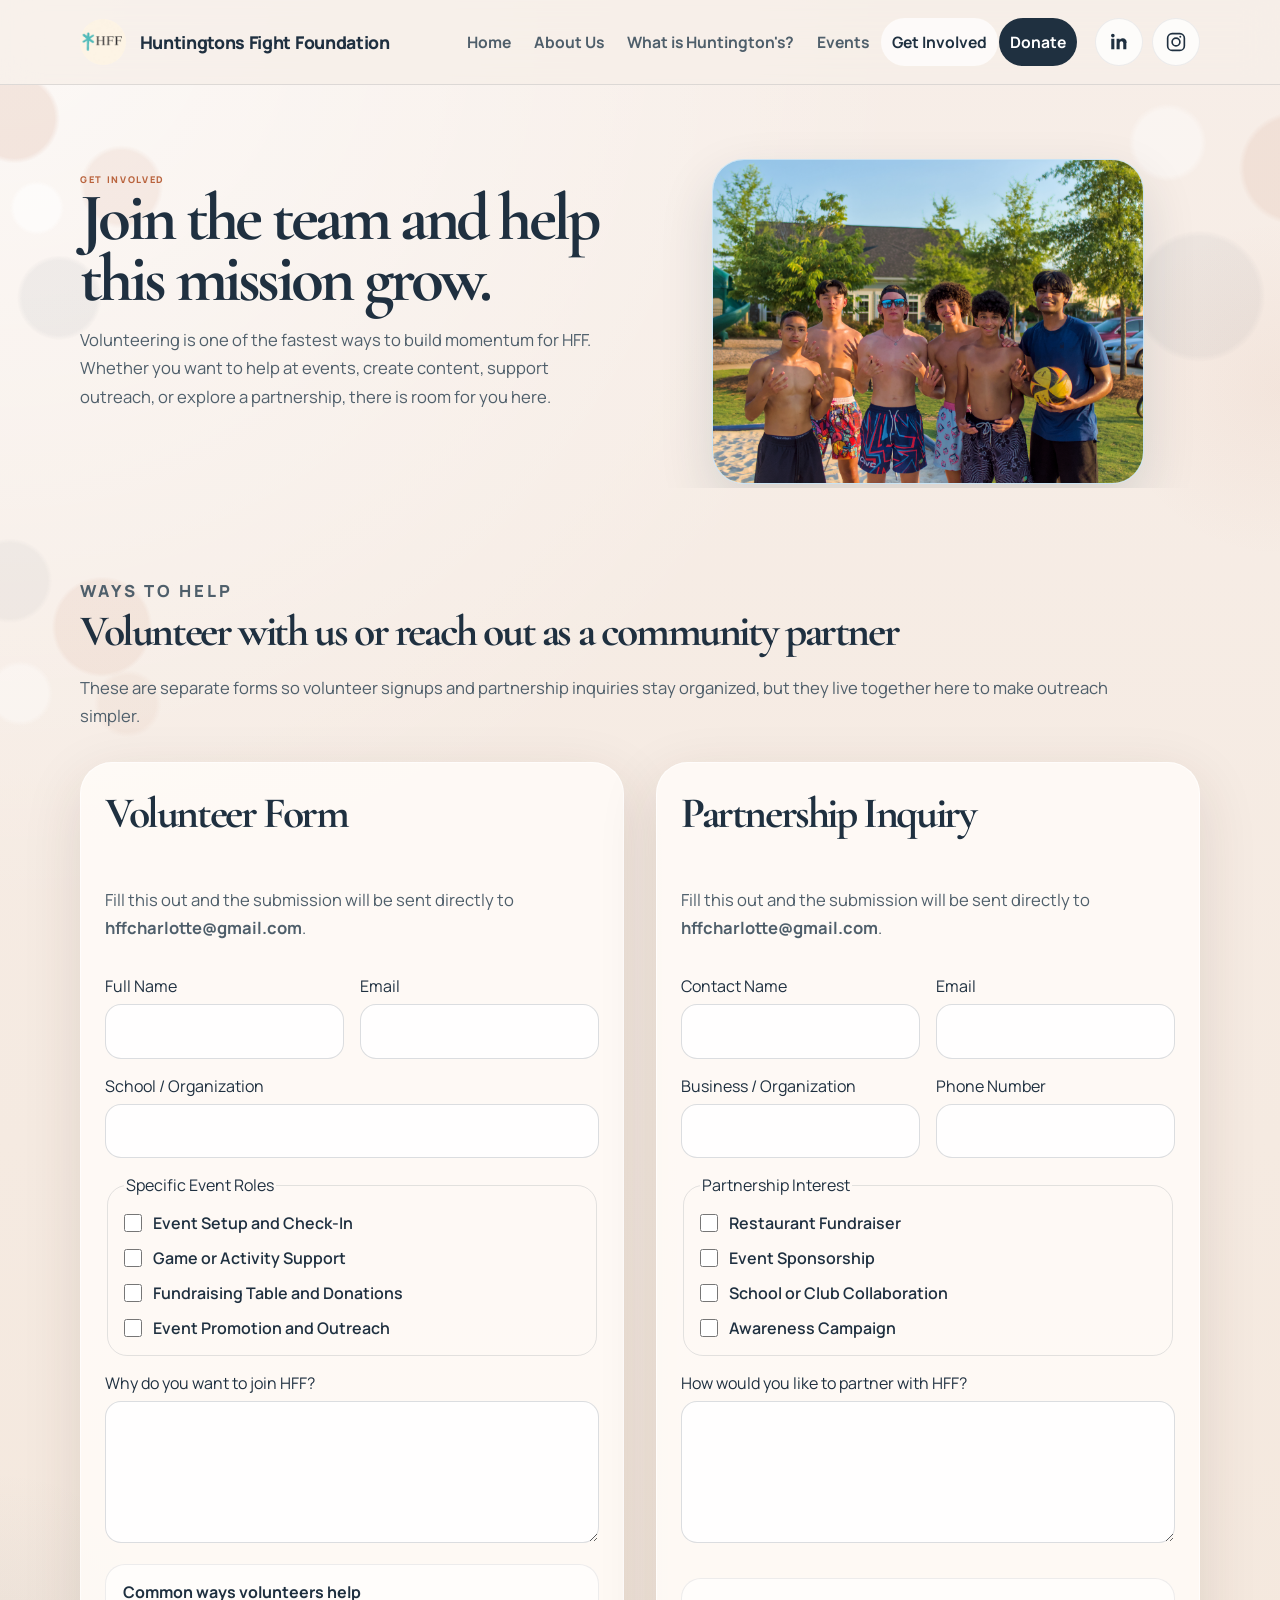
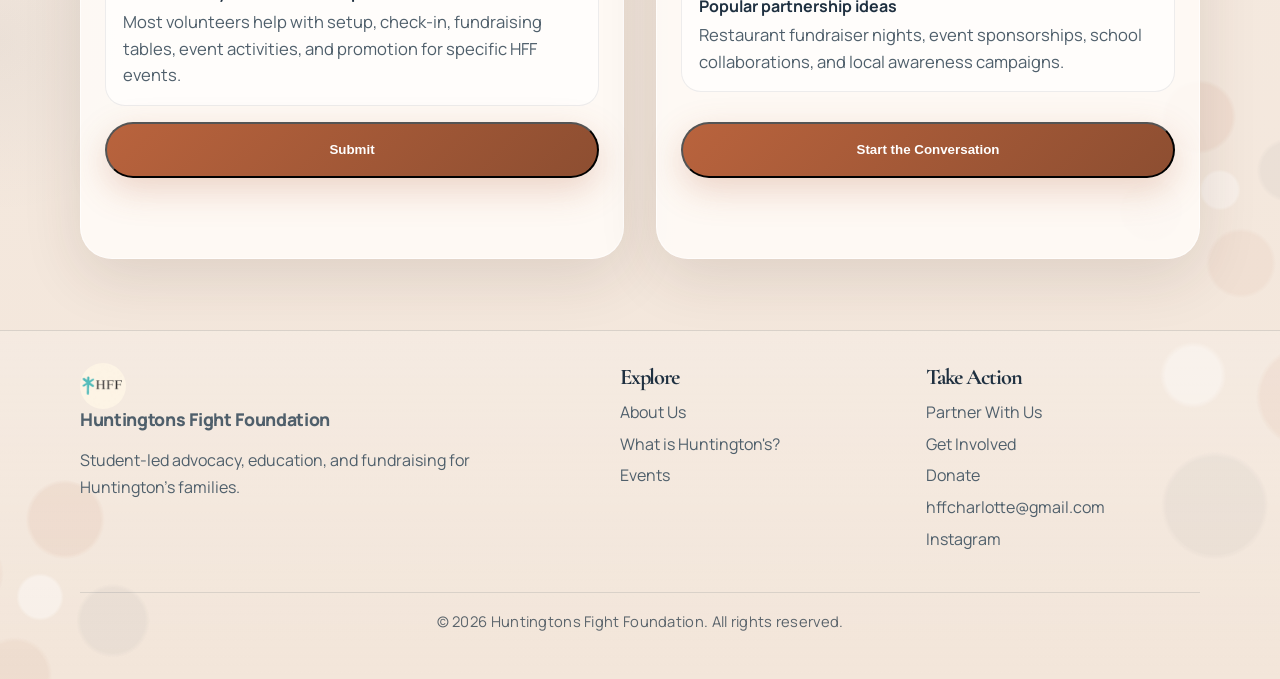
<file: New project/get-involved.html>
<!DOCTYPE html>
<html lang="en">
  <head>
    <meta charset="UTF-8" />
    <meta name="viewport" content="width=device-width, initial-scale=1.0" />
    <title>Get Involved | HFF</title>
    <meta name="application-name" content="HFF" />
    <meta name="apple-mobile-web-app-title" content="HFF" />
    <meta name="theme-color" content="#f6efe8" />
    <link rel="icon" type="image/png" sizes="96x96" href="favicon-96x96.png" />
    <link rel="icon" type="image/svg+xml" href="favicon.svg" />
    <link rel="shortcut icon" href="favicon.ico" />
    <link rel="apple-touch-icon" sizes="180x180" href="apple-touch-icon.png" />
    <link rel="manifest" href="site.webmanifest" />
    <link rel="preconnect" href="https://fonts.googleapis.com" />
    <link rel="preconnect" href="https://fonts.gstatic.com" crossorigin />
    <link
      href="https://fonts.googleapis.com/css2?family=Cormorant+Garamond:wght@500;600;700&family=Manrope:wght@400;500;600;700;800&display=swap"
      rel="stylesheet"
    />
    <link rel="stylesheet" href="styles.css" />
    <script defer src="script.js"></script>
  </head>
  <body class="involved-page">
    <header class="site-header">
      <div class="shell nav-shell">
        <a class="brand" href="index.html">
          <img class="brand-mark" src="hff logo.png" alt="HFF logo" />
          <span class="brand-text">Huntingtons Fight Foundation</span>
        </a>
        <button class="nav-toggle" type="button" aria-expanded="false" aria-controls="site-nav">
          <span></span><span></span><span></span>
        </button>
        <nav id="site-nav" class="site-nav">
          <a href="index.html">Home</a>
          <a href="about.html">About Us</a>
          <a href="huntingtons.html">What is Huntington's?</a>
          <a href="events.html">Events</a>
          <a class="active" href="get-involved.html">Get Involved</a>
          <a class="nav-cta" href="donate.html">Donate</a>
        </nav>
        <div class="social-links">
          <a class="social-link" href="https://www.linkedin.com/company/huntingtons-fight-foundation1/" target="_blank" rel="noopener noreferrer" aria-label="Visit Huntingtons Fight Foundation on LinkedIn">
            <svg viewBox="0 0 24 24" aria-hidden="true">
              <path d="M6.94 8.5H3.56V20h3.38V8.5ZM5.25 3A2 2 0 1 0 5.3 7a2 2 0 0 0-.05-4ZM20.44 13.03c0-3.46-1.85-5.07-4.32-5.07-1.99 0-2.88 1.1-3.38 1.87V8.5H9.38c.04.88 0 11.5 0 11.5h3.36v-6.42c0-.34.03-.68.13-.92.27-.67.88-1.36 1.9-1.36 1.34 0 1.88 1.02 1.88 2.52V20H20v-6.97Z"/>
            </svg>
          </a>
          <a class="social-link" href="https://www.instagram.com/huntingtonsfightfoundation/" target="_blank" rel="noopener noreferrer" aria-label="Visit Huntingtons Fight Foundation on Instagram">
            <svg viewBox="0 0 24 24" aria-hidden="true">
              <path d="M7.75 2h8.5A5.75 5.75 0 0 1 22 7.75v8.5A5.75 5.75 0 0 1 16.25 22h-8.5A5.75 5.75 0 0 1 2 16.25v-8.5A5.75 5.75 0 0 1 7.75 2Zm0 1.8A3.95 3.95 0 0 0 3.8 7.75v8.5a3.95 3.95 0 0 0 3.95 3.95h8.5a3.95 3.95 0 0 0 3.95-3.95v-8.5a3.95 3.95 0 0 0-3.95-3.95h-8.5Zm8.95 1.35a1.05 1.05 0 1 1 0 2.1 1.05 1.05 0 0 1 0-2.1ZM12 6.85A5.15 5.15 0 1 1 6.85 12 5.16 5.16 0 0 1 12 6.85Zm0 1.8A3.35 3.35 0 1 0 15.35 12 3.35 3.35 0 0 0 12 8.65Z"/>
            </svg>
          </a>
        </div>
      </div>
    </header>

    <main class="page-main">
      <section class="page-hero">
        <div class="shell split feature-split involved-hero-layout">
          <div class="involved-hero-copy">
            <p class="eyebrow">Get Involved</p>
            <h1>Join the team and help this mission grow.</h1>
            <p class="page-intro">
              Volunteering is one of the fastest ways to build momentum for HFF. Whether you want to help
              at events, create content, support outreach, or explore a partnership, there is room for you here.
            </p>
          </div>
          <div class="involved-hero-media">
            <img src="volleypt2.jpg" alt="HFF volunteers together at a volleyball event." />
          </div>
        </div>
      </section>

      <section id="partner-with-us" class="section">
        <div class="shell">
          <div class="section-heading">
            <p class="eyebrow">Ways to Help</p>
            <h2 class="ways-help-title">Volunteer with us or reach out as a community partner</h2>
            <p>
              These are separate forms so volunteer signups and partnership inquiries stay organized,
              but they live together here to make outreach simpler.
            </p>
          </div>
        </div>
        <div class="shell form-layout">
          <form class="volunteer-form panel" data-volunteer-form action="https://formsubmit.co/hffcharlotte@gmail.com" method="POST">
            <input type="hidden" name="_subject" value="HFF Volunteer Form" />
            <input type="hidden" name="_template" value="table" />
            <input type="text" name="_honey" class="form-honey" tabindex="-1" autocomplete="off" aria-hidden="true" />
            <h2>Volunteer Form</h2>
            <p class="form-note">
              Fill this out and the submission will be sent directly to
              <strong>hffcharlotte@gmail.com</strong>.
            </p>
            <div class="form-grid">
              <label>
                Full Name
                <input type="text" name="name" required />
              </label>
              <label>
                Email
                <input type="email" name="email" required />
              </label>
            </div>
            <label>
              School / Organization
              <input type="text" name="school" />
            </label>
            <fieldset class="checkbox-fieldset">
              <legend>Specific Event Roles</legend>
              <label><input type="checkbox" name="interest" value="Event Setup and Check-In" /> Event Setup and Check-In</label>
              <label><input type="checkbox" name="interest" value="Game or Activity Support" /> Game or Activity Support</label>
              <label><input type="checkbox" name="interest" value="Fundraising Table and Donations" /> Fundraising Table and Donations</label>
              <label><input type="checkbox" name="interest" value="Event Promotion and Outreach" /> Event Promotion and Outreach</label>
            </fieldset>
            <label>
              Why do you want to join HFF?
              <textarea name="message" rows="5" required></textarea>
            </label>
            <div class="form-helper">
              <strong>Common ways volunteers help</strong>
              <p>Most volunteers help with setup, check-in, fundraising tables, event activities, and promotion for specific HFF events.</p>
            </div>
            <div class="form-actions">
              <button class="button button-primary" type="submit">Submit</button>
              <p class="form-error" aria-live="polite"></p>
              <p class="form-success" aria-live="polite"></p>
            </div>
          </form>
          <form class="volunteer-form panel" data-partnership-form action="https://formsubmit.co/hffcharlotte@gmail.com" method="POST">
            <input type="hidden" name="_subject" value="HFF Partnership Inquiry" />
            <input type="hidden" name="_template" value="table" />
            <input type="text" name="_honey" class="form-honey" tabindex="-1" autocomplete="off" aria-hidden="true" />
            <h2>Partnership Inquiry</h2>
            <p class="form-note">
              Fill this out and the submission will be sent directly to
              <strong>hffcharlotte@gmail.com</strong>.
            </p>
            <div class="form-grid">
              <label>
                Contact Name
                <input type="text" name="contact-name" required />
              </label>
              <label>
                Email
                <input type="email" name="email" required />
              </label>
            </div>
            <div class="form-grid">
              <label>
                Business / Organization
                <input type="text" name="organization" required />
              </label>
              <label>
                Phone Number
                <input type="tel" name="phone" />
              </label>
            </div>
            <fieldset class="checkbox-fieldset">
              <legend>Partnership Interest</legend>
              <label><input type="checkbox" name="partnership-interest" value="Restaurant Fundraiser" /> Restaurant Fundraiser</label>
              <label><input type="checkbox" name="partnership-interest" value="Event Sponsorship" /> Event Sponsorship</label>
              <label><input type="checkbox" name="partnership-interest" value="School or Club Collaboration" /> School or Club Collaboration</label>
              <label><input type="checkbox" name="partnership-interest" value="Awareness Campaign" /> Awareness Campaign</label>
            </fieldset>
            <label>
              How would you like to partner with HFF?
              <textarea name="message" rows="5" required></textarea>
            </label>
            <div class="form-helper">
              <strong>Popular partnership ideas</strong>
              <p>Restaurant fundraiser nights, event sponsorships, school collaborations, and local awareness campaigns.</p>
            </div>
            <div class="form-actions">
              <button class="button button-primary" type="submit">Start the Conversation</button>
              <p class="form-error" aria-live="polite"></p>
              <p class="form-success" aria-live="polite"></p>
            </div>
          </form>
        </div>
      </section>
    </main>

    <footer class="site-footer">
      <div class="shell footer-grid">
        <div>
          <a class="brand brand-footer" href="index.html">
            <img class="brand-mark" src="hff logo.png" alt="HFF logo" />
            <span class="brand-text">Huntingtons Fight Foundation</span>
          </a>
          <p class="footer-copy">Student-led advocacy, education, and fundraising for Huntington's families.</p>
        </div>
        <div>
          <h3>Explore</h3>
          <a href="about.html">About Us</a>
          <a href="huntingtons.html">What is Huntington's?</a>
          <a href="events.html">Events</a>
        </div>
        <div>
          <h3>Take Action</h3>
          <a href="#partner-with-us">Partner With Us</a>
          <a href="get-involved.html">Get Involved</a>
          <a href="donate.html">Donate</a>
          <a href="https://mail.google.com/mail/?view=cm&fs=1&to=hffcharlotte@gmail.com" target="_blank" rel="noopener noreferrer">hffcharlotte@gmail.com</a>
          <a href="https://www.instagram.com/huntingtonsfightfoundation/" target="_blank" rel="noopener noreferrer">Instagram</a>
        </div>
      </div>
      <div class="shell">
        <p class="footer-copyright">
          &copy; <span data-current-year></span> Huntingtons Fight Foundation. All rights reserved.
        </p>
      </div>
    </footer>
  </body>
</html>
</file>
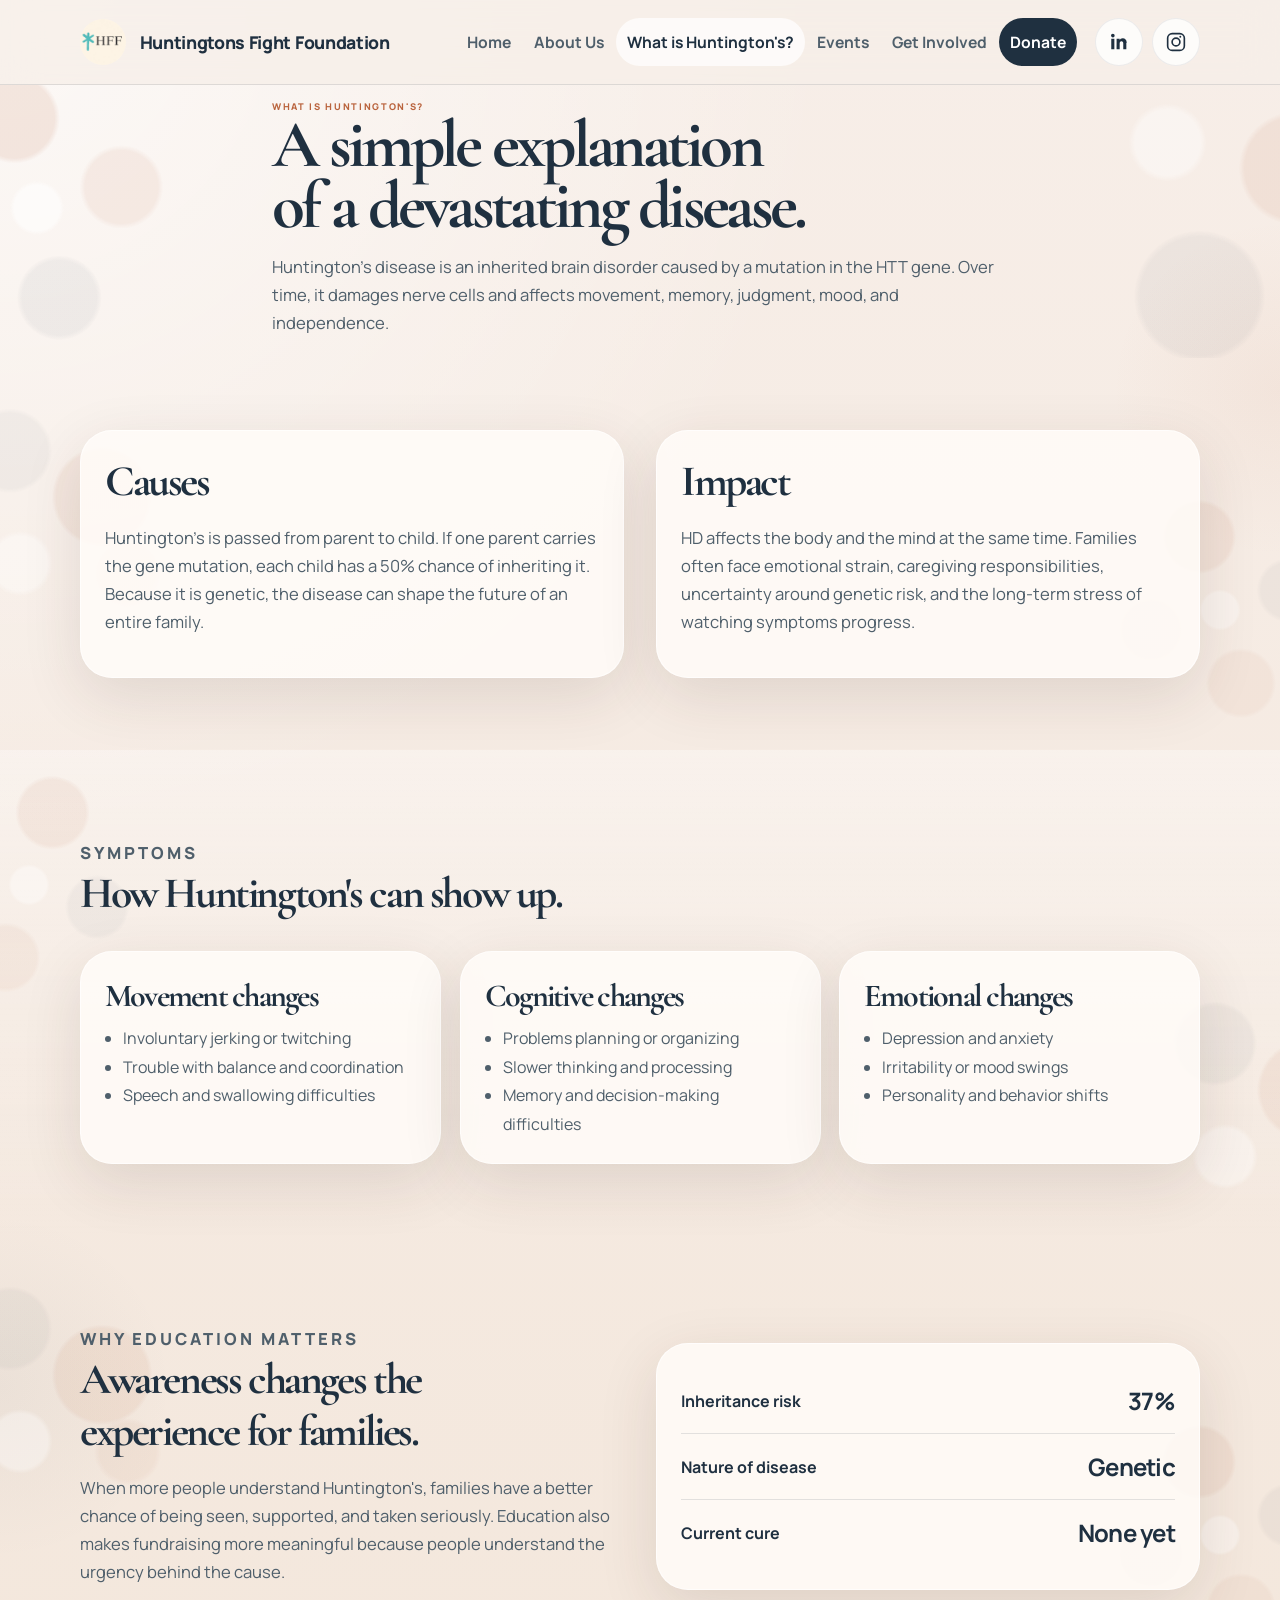
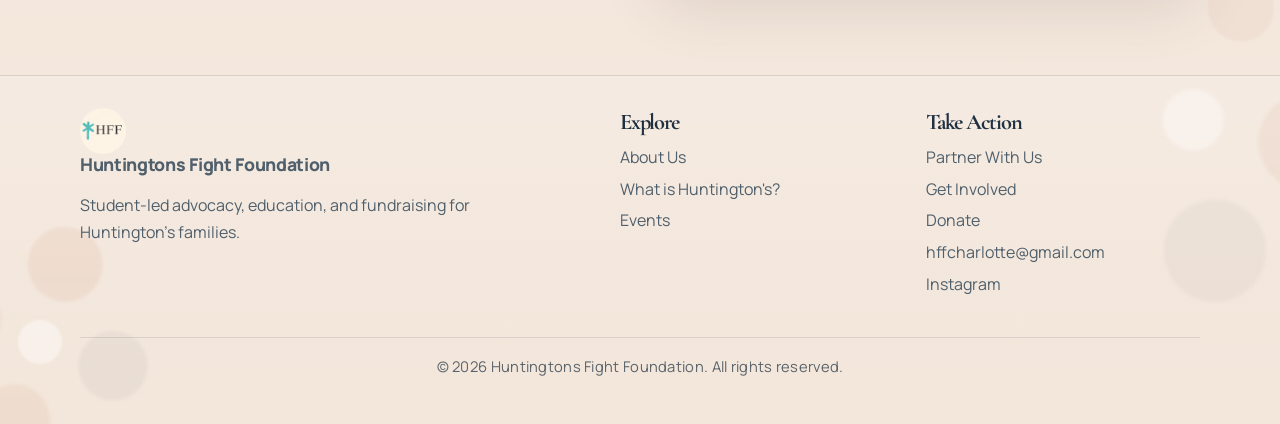
<file: New project/huntingtons.html>
<!DOCTYPE html>
<html lang="en">
  <head>
    <meta charset="UTF-8" />
    <meta name="viewport" content="width=device-width, initial-scale=1.0" />
    <title>What is Huntington's? | HFF</title>
    <meta name="application-name" content="HFF" />
    <meta name="apple-mobile-web-app-title" content="HFF" />
    <meta name="theme-color" content="#f6efe8" />
    <link rel="icon" type="image/png" sizes="96x96" href="favicon-96x96.png" />
    <link rel="icon" type="image/svg+xml" href="favicon.svg" />
    <link rel="shortcut icon" href="favicon.ico" />
    <link rel="apple-touch-icon" sizes="180x180" href="apple-touch-icon.png" />
    <link rel="manifest" href="site.webmanifest" />
    <link rel="preconnect" href="https://fonts.googleapis.com" />
    <link rel="preconnect" href="https://fonts.gstatic.com" crossorigin />
    <link
      href="https://fonts.googleapis.com/css2?family=Cormorant+Garamond:wght@500;600;700&family=Manrope:wght@400;500;600;700;800&display=swap"
      rel="stylesheet"
    />
    <link rel="stylesheet" href="styles.css" />
    <script defer src="script.js"></script>
  </head>
  <body class="huntingtons-page">
    <header class="site-header">
      <div class="shell nav-shell">
        <a class="brand" href="index.html">
          <img class="brand-mark" src="hff logo.png" alt="HFF logo" />
          <span class="brand-text">Huntingtons Fight Foundation</span>
        </a>
        <button class="nav-toggle" type="button" aria-expanded="false" aria-controls="site-nav">
          <span></span><span></span><span></span>
        </button>
        <nav id="site-nav" class="site-nav">
          <a href="index.html">Home</a>
          <a href="about.html">About Us</a>
          <a class="active" href="huntingtons.html">What is Huntington's?</a>
          <a href="events.html">Events</a>
          <a href="get-involved.html">Get Involved</a>
          <a class="nav-cta" href="donate.html">Donate</a>
        </nav>
        <div class="social-links">
          <a class="social-link" href="https://www.linkedin.com/company/huntingtons-fight-foundation1/" target="_blank" rel="noopener noreferrer" aria-label="Visit Huntingtons Fight Foundation on LinkedIn">
            <svg viewBox="0 0 24 24" aria-hidden="true">
              <path d="M6.94 8.5H3.56V20h3.38V8.5ZM5.25 3A2 2 0 1 0 5.3 7a2 2 0 0 0-.05-4ZM20.44 13.03c0-3.46-1.85-5.07-4.32-5.07-1.99 0-2.88 1.1-3.38 1.87V8.5H9.38c.04.88 0 11.5 0 11.5h3.36v-6.42c0-.34.03-.68.13-.92.27-.67.88-1.36 1.9-1.36 1.34 0 1.88 1.02 1.88 2.52V20H20v-6.97Z"/>
            </svg>
          </a>
          <a class="social-link" href="https://www.instagram.com/huntingtonsfightfoundation/" target="_blank" rel="noopener noreferrer" aria-label="Visit Huntingtons Fight Foundation on Instagram">
            <svg viewBox="0 0 24 24" aria-hidden="true">
              <path d="M7.75 2h8.5A5.75 5.75 0 0 1 22 7.75v8.5A5.75 5.75 0 0 1 16.25 22h-8.5A5.75 5.75 0 0 1 2 16.25v-8.5A5.75 5.75 0 0 1 7.75 2Zm0 1.8A3.95 3.95 0 0 0 3.8 7.75v8.5a3.95 3.95 0 0 0 3.95 3.95h8.5a3.95 3.95 0 0 0 3.95-3.95v-8.5a3.95 3.95 0 0 0-3.95-3.95h-8.5Zm8.95 1.35a1.05 1.05 0 1 1 0 2.1 1.05 1.05 0 0 1 0-2.1ZM12 6.85A5.15 5.15 0 1 1 6.85 12 5.16 5.16 0 0 1 12 6.85Zm0 1.8A3.35 3.35 0 1 0 15.35 12 3.35 3.35 0 0 0 12 8.65Z"/>
            </svg>
          </a>
        </div>
      </div>
    </header>

    <main class="page-main">
      <section class="page-hero">
        <div class="shell narrow">
          <p class="eyebrow">What is Huntington's?</p>
          <h1>A simple explanation of a devastating disease.</h1>
          <p class="page-intro">
            Huntington's disease is an inherited brain disorder caused by a mutation in the HTT gene.
            Over time, it damages nerve cells and affects movement, memory, judgment, mood, and independence.
          </p>
        </div>
      </section>

      <section class="section">
        <div class="shell split">
          <article class="panel">
            <h2>Causes</h2>
            <p>
              Huntington's is passed from parent to child. If one parent carries the gene mutation,
              each child has a 50% chance of inheriting it. Because it is genetic, the disease can
              shape the future of an entire family.
            </p>
          </article>
          <article class="panel">
            <h2>Impact</h2>
            <p>
              HD affects the body and the mind at the same time. Families often face emotional strain,
              caregiving responsibilities, uncertainty around genetic risk, and the long-term stress of
              watching symptoms progress.
            </p>
          </article>
        </div>
      </section>

      <section class="section soft-panel">
        <div class="shell">
          <div class="section-heading">
            <p class="eyebrow">Symptoms</p>
            <h2>How Huntington's can show up.</h2>
          </div>
          <div class="three-up">
            <article class="panel">
              <h3>Movement changes</h3>
              <ul class="detail-list">
                <li>Involuntary jerking or twitching</li>
                <li>Trouble with balance and coordination</li>
                <li>Speech and swallowing difficulties</li>
              </ul>
            </article>
            <article class="panel">
              <h3>Cognitive changes</h3>
              <ul class="detail-list">
                <li>Problems planning or organizing</li>
                <li>Slower thinking and processing</li>
                <li>Memory and decision-making difficulties</li>
              </ul>
            </article>
            <article class="panel">
              <h3>Emotional changes</h3>
              <ul class="detail-list">
                <li>Depression and anxiety</li>
                <li>Irritability or mood swings</li>
                <li>Personality and behavior shifts</li>
              </ul>
            </article>
          </div>
        </div>
      </section>

      <section class="section">
        <div class="shell split">
          <div>
            <p class="eyebrow">Why Education Matters</p>
            <h2>Awareness changes the experience for families.</h2>
            <p>
              When more people understand Huntington's, families have a better chance of being seen,
              supported, and taken seriously. Education also makes fundraising more meaningful because
              people understand the urgency behind the cause.
            </p>
          </div>
          <aside class="fact-panel education-fact-panel" data-education-facts>
            <div class="fact-row education-fact-row">
              <span>Inheritance risk</span>
              <strong class="education-fact-value" data-count-to="50" data-count-suffix="%">50%</strong>
            </div>
            <div class="fact-row education-fact-row">
              <span>Nature of disease</span>
              <strong class="education-fact-value">Genetic</strong>
            </div>
            <div class="fact-row education-fact-row">
              <span>Current cure</span>
              <strong class="education-fact-value">None yet</strong>
            </div>
          </aside>
        </div>
      </section>
    </main>

    <footer class="site-footer">
      <div class="shell footer-grid">
        <div>
          <a class="brand brand-footer" href="index.html">
            <img class="brand-mark" src="hff logo.png" alt="HFF logo" />
            <span class="brand-text">Huntingtons Fight Foundation</span>
          </a>
          <p class="footer-copy">Student-led advocacy, education, and fundraising for Huntington's families.</p>
        </div>
        <div>
          <h3>Explore</h3>
          <a href="about.html">About Us</a>
          <a href="huntingtons.html">What is Huntington's?</a>
          <a href="events.html">Events</a>
        </div>
        <div>
          <h3>Take Action</h3>
          <a href="get-involved.html#partner-with-us">Partner With Us</a>
          <a href="get-involved.html">Get Involved</a>
          <a href="donate.html">Donate</a>
          <a href="https://mail.google.com/mail/?view=cm&fs=1&to=hffcharlotte@gmail.com" target="_blank" rel="noopener noreferrer">hffcharlotte@gmail.com</a>
          <a href="https://www.instagram.com/huntingtonsfightfoundation/" target="_blank" rel="noopener noreferrer">Instagram</a>
        </div>
      </div>
      <div class="shell">
        <p class="footer-copyright">
          &copy; <span data-current-year></span> Huntingtons Fight Foundation. All rights reserved.
        </p>
      </div>
    </footer>
  </body>
</html>
</file>
<file: New project/styles.css>
:root {
  --bg: #f6efe8;
  --bg-alt: #efe2d6;
  --surface: rgba(255, 252, 248, 0.85);
  --ink: #1f3040;
  --ink-soft: #4f5f6b;
  --line: rgba(31, 48, 64, 0.12);
  --accent: #b9633d;
  --accent-deep: #8d4e31;
  --accent-pale: #f5d6c6;
  --shadow: 0 18px 60px rgba(69, 45, 29, 0.12);
  --radius-lg: 32px;
  --shell: min(1120px, calc(100% - 2rem));
}

* { box-sizing: border-box; }
html { scroll-behavior: smooth; }
body {
  margin: 0;
  font-family: "Manrope", sans-serif;
  color: var(--ink);
  background:
    radial-gradient(circle at top left, rgba(255, 255, 255, 0.65), transparent 35%),
    linear-gradient(180deg, #f7eee8 0%, #f3e6da 100%);
}
a { color: inherit; text-decoration: none; }
.shell { width: var(--shell); margin: 0 auto; }
.shell-wide { width: min(1320px, calc(100% - 2rem)); }

.site-header {
  position: sticky;
  top: 0;
  z-index: 20;
  backdrop-filter: blur(18px);
  background: rgba(246, 239, 232, 0.78);
  border-bottom: 1px solid var(--line);
}

.nav-shell {
  display: flex;
  align-items: center;
  justify-content: flex-start;
  gap: 0.75rem;
  min-height: 84px;
  position: relative;
}

.brand {
  display: inline-flex;
  align-items: center;
  gap: 0.85rem;
  font-weight: 800;
  letter-spacing: -0.02em;
}

.brand-mark {
  width: 46px;
  height: 46px;
  border-radius: 50%;
  object-fit: cover;
  display: block;
  background: #fff;
  border: none;
  box-shadow: none;
  flex-shrink: 0;
}

.brand-text {
  max-width: 21rem;
  line-height: 1.05;
  font-size: 1.1rem;
}

.site-nav {
  display: flex;
  align-items: center;
  gap: 0.08rem;
  margin-left: auto;
}

.site-nav a {
  padding: 0.8rem 0.68rem;
  border-radius: 999px;
  color: var(--ink-soft);
  font-weight: 700;
  font-size: 0.98rem;
  white-space: nowrap;
  transition: 180ms ease;
}

.site-nav a:hover,
.site-nav a.active {
  color: var(--ink);
  background: rgba(255, 255, 255, 0.7);
}

.site-nav .nav-cta,
.site-nav .nav-cta.active {
  background: var(--ink);
  color: #fff;
}

.site-nav .nav-cta:hover {
  background: linear-gradient(135deg, #1f6fb2, #18476f);
  color: #fff;
  box-shadow: 0 10px 28px rgba(24, 71, 111, 0.24);
}

.donate-page .site-nav .nav-cta,
.donate-page .site-nav .nav-cta:hover,
.donate-page .site-nav .nav-cta.active {
  background: linear-gradient(135deg, #1f6fb2, #18476f);
  color: #fff;
  box-shadow: 0 10px 28px rgba(24, 71, 111, 0.24);
  padding: 0.95rem 1rem;
  font-size: 1.03rem;
}

.social-links {
  display: inline-flex;
  align-items: center;
  gap: 0.55rem;
  margin-left: 0.4rem;
}

.social-link {
  width: 48px;
  height: 48px;
  border-radius: 50%;
  display: inline-flex;
  align-items: center;
  justify-content: center;
  background: rgba(255, 255, 255, 0.78);
  color: var(--ink);
  border: 1px solid rgba(31, 48, 64, 0.08);
  flex-shrink: 0;
  transition: transform 180ms ease, background 180ms ease;
}

.social-link:hover {
  transform: translateY(-2px);
  background: rgba(255, 255, 255, 0.95);
}

.social-link svg {
  width: 22px;
  height: 22px;
  fill: currentColor;
}

.nav-toggle {
  display: none;
  width: 52px;
  height: 52px;
  border: 1px solid var(--line);
  border-radius: 16px;
  background: rgba(255, 255, 255, 0.6);
  align-items: center;
  justify-content: center;
  flex-direction: column;
  gap: 5px;
}

.nav-toggle span {
  width: 20px;
  height: 2px;
  background: var(--ink);
  border-radius: 99px;
}

.hero,
.page-hero {
  position: relative;
  overflow: hidden;
}

.hero { padding: 6rem 0 4rem; }
.page-hero { padding: 0.35rem 0 0.25rem; }

.page-hero > .shell,
.page-main > .section > .shell,
.home-main > .section > .shell,
.site-footer > .shell {
  position: relative;
  z-index: 1;
}

.page-hero::before,
.page-hero::after,
.page-main > .section::before,
.page-main > .section::after,
.home-main > .section::before,
.home-main > .section::after,
.site-footer::before,
.site-footer::after {
  content: "";
  position: absolute;
  pointer-events: none;
  z-index: 0;
}

.page-hero::before {
  width: 17rem;
  height: 17rem;
  left: -6.2rem;
  top: -0.8rem;
  opacity: 0.68;
  background:
    radial-gradient(circle at 50% 16%, rgba(185, 99, 61, 0.18) 0 15%, transparent 17%),
    radial-gradient(circle at 82% 50%, rgba(185, 99, 61, 0.12) 0 14%, transparent 16%),
    radial-gradient(circle at 50% 84%, rgba(31, 48, 64, 0.08) 0 14%, transparent 16%),
    radial-gradient(circle at 18% 50%, rgba(185, 99, 61, 0.12) 0 14%, transparent 16%),
    radial-gradient(circle at 50% 50%, rgba(255, 255, 255, 0.78) 0 12%, transparent 14%);
  transform: rotate(-14deg);
}

.page-hero::after {
  width: 20rem;
  height: 20rem;
  right: -7.4rem;
  top: -2rem;
  opacity: 0.6;
  background:
    radial-gradient(circle at 28% 28%, rgba(255, 255, 255, 0.7) 0 10%, transparent 12%),
    radial-gradient(circle at 68% 36%, rgba(185, 99, 61, 0.16) 0 17%, transparent 19%),
    radial-gradient(circle at 38% 76%, rgba(31, 48, 64, 0.08) 0 19%, transparent 21%),
    radial-gradient(circle at 80% 76%, rgba(185, 99, 61, 0.1) 0 10%, transparent 12%);
}

.hero-home {
  padding: 6.8rem 0 2.2rem;
  background:
    radial-gradient(circle at top left, rgba(255, 255, 255, 0.72), transparent 36%),
    linear-gradient(180deg, #f7eee8 0%, #f2e4d8 100%);
}

.hero-home-layout {
  display: grid;
  grid-template-columns: minmax(0, 1.25fr) minmax(300px, 0.75fr);
  gap: 2rem;
  align-items: end;
  position: relative;
  z-index: 1;
}

.hero-home-copy {
  max-width: 44rem;
  margin: 0;
  padding: 0;
  text-align: left;
}

.hero-home h1 {
  max-width: 12ch;
  margin: 0;
  font-size: clamp(3.2rem, 7vw, 5.8rem);
  line-height: 0.9;
  letter-spacing: -0.06em;
  color: var(--ink);
  text-wrap: balance;
}

.hero-home .hero-mission {
  max-width: 34rem;
  margin: 1rem 0 0;
  color: var(--ink-soft);
  font-size: 1.06rem;
  line-height: 1.75;
}

.hero-actions-home {
  justify-content: flex-start;
  margin-top: 1.7rem;
}

.hero-home-support {
  margin: 0.85rem 0 0;
  color: var(--accent-deep);
  font-weight: 700;
  line-height: 1.6;
}

.hero-home-aside {
  display: grid;
  gap: 1rem;
  justify-items: stretch;
}

.hero-home-badge {
  display: grid;
  gap: 0.95rem;
  justify-items: start;
  padding: 1.5rem;
  min-height: 15rem;
  border-radius: 34px;
  background:
    linear-gradient(145deg, rgba(255, 255, 255, 0.68), rgba(255, 252, 248, 0.9)),
    linear-gradient(180deg, rgba(185, 99, 61, 0.12), rgba(31, 48, 64, 0.04));
  border: 1px solid rgba(255, 255, 255, 0.78);
  box-shadow: var(--shadow);
}

.hero-home-logo {
  width: 92px;
  height: 92px;
  object-fit: contain;
}

.hero-home-badge-label {
  margin: 0;
  font-family: "Cormorant Garamond", serif;
  font-size: clamp(3rem, 5vw, 4.6rem);
  line-height: 0.9;
  color: var(--ink);
}

.hero-home-aside-copy {
  margin: 0;
  padding: 0 0.1rem;
  color: var(--ink-soft);
  font-size: 1rem;
  line-height: 1.8;
}

.hero-stats-section {
  padding-top: 0;
  margin-top: 0.1rem;
  position: relative;
  z-index: 2;
}

.hero-stats-shell {
  padding-top: 0.4rem;
}

.hero-stats-label {
  margin: 0 0 0.9rem;
  text-align: left;
  font-size: 0.78rem;
  letter-spacing: 0.12em;
  text-transform: uppercase;
  font-weight: 800;
  color: var(--accent-deep);
}

.stat-grid-hero {
  grid-template-columns: repeat(4, minmax(0, 1fr));
  gap: 1.1rem;
}

.stat-grid-hero .stat-card {
  background: rgba(255, 252, 248, 0.88);
  border: 1px solid rgba(255, 255, 255, 0.7);
  box-shadow: 0 14px 36px rgba(69, 45, 29, 0.08);
  text-align: left;
}

.hero h1,
.page-hero h1,
h2,
h3 {
  font-family: "Cormorant Garamond", serif;
  letter-spacing: -0.055em;
  margin: 0;
  text-wrap: balance;
}

.hero h1 {
  font-size: clamp(3.2rem, 7vw, 5.2rem);
  line-height: 1;
  margin-bottom: 1.25rem;
  max-width: 12ch;
}

.page-hero h1 {
  font-size: clamp(2.7rem, 6vw, 4.2rem);
  line-height: 0.9;
  margin-bottom: 0.2rem;
  max-width: 18ch;
}

.involved-hero-layout {
  grid-template-columns: minmax(0, 1fr) minmax(320px, 0.9fr);
  gap: clamp(2rem, 4vw, 3.25rem);
  align-items: center;
}

.involved-hero-copy {
  justify-self: start;
  max-width: 36rem;
  text-align: left;
}

.involved-hero-copy .page-intro {
  max-width: 35rem;
  margin-bottom: 0;
}

.involved-hero-media {
  justify-self: center;
  margin-top: 4.25rem;
  width: min(100%, 27rem);
  overflow: hidden;
  border-radius: 32px;
  border: 1.5px solid rgba(126, 190, 232, 0.42);
  background: rgba(255, 255, 255, 0.88);
  box-shadow: 0 22px 54px rgba(31, 48, 64, 0.14);
}

.involved-hero-media img {
  display: block;
  width: 100%;
  height: auto;
}

.hero-lead,
.hero-mission,
.page-intro,
.section p,
.panel p,
.event-card p,
.gallery-copy p {
  color: var(--ink-soft);
  line-height: 1.7;
  font-size: 1.04rem;
}

.event-preview p {
  color: rgba(255, 255, 255, 0.92);
}

.eyebrow {
  display: inline-block;
  margin-bottom: 0;
  font-size: 0.58rem;
  letter-spacing: 0.18em;
  text-transform: uppercase;
  color: var(--accent);
  font-weight: 800;
}

.eyebrow.light { color: rgba(255, 255, 255, 0.78); }

.hero-actions,
.section-actions,
.cta-actions {
  display: flex;
  gap: 1rem;
  flex-wrap: wrap;
  margin-top: 1.5rem;
}

.button {
  display: inline-flex;
  align-items: center;
  justify-content: center;
  border-radius: 999px;
  padding: 0.95rem 1.4rem;
  min-height: 52px;
  font-weight: 800;
  transition: transform 180ms ease, box-shadow 180ms ease, background 180ms ease;
}

.button:hover { transform: translateY(-2px); }
.button-primary {
  background: linear-gradient(135deg, var(--accent), var(--accent-deep));
  color: #fff;
  box-shadow: 0 12px 35px rgba(185, 99, 61, 0.25);
}

a.button.button-primary[href="donate.html"]:hover,
.donate-cta:hover {
  background: linear-gradient(135deg, #1f6fb2, #18476f);
  box-shadow: 0 14px 36px rgba(24, 71, 111, 0.34);
}

.donate-cta {
  transition: transform 180ms ease, box-shadow 180ms ease, background 180ms ease;
}

.donate-hdsa-card {
  margin-top: 1.35rem;
  padding: 1rem 1.05rem;
  display: grid;
  grid-template-columns: auto 1fr;
  gap: 1rem;
  align-items: center;
  border-radius: 24px;
  border: 1px solid rgba(24, 71, 111, 0.14);
  background:
    linear-gradient(135deg, rgba(31, 111, 178, 0.14), rgba(24, 71, 111, 0.08)),
    rgba(255, 255, 255, 0.74);
}

.donate-hdsa-mark {
  width: 5.1rem;
  height: 5.1rem;
  border-radius: 26px;
  display: grid;
  place-items: center;
  background: linear-gradient(135deg, #1f6fb2, #18476f);
  color: #fff;
  box-shadow: 0 16px 36px rgba(24, 71, 111, 0.22);
}

.donate-hdsa-mark span {
  font-size: 1rem;
  font-weight: 800;
  letter-spacing: 0.14em;
}

.donate-hdsa-copy {
  display: grid;
  gap: 0.2rem;
}

.donate-hdsa-kicker {
  margin: 0;
  font-size: 0.72rem;
  font-weight: 800;
  letter-spacing: 0.18em;
  text-transform: uppercase;
  color: #1f6fb2;
}

.donate-hdsa-title {
  margin: 0;
  font-size: 1.35rem;
  color: var(--ink);
}

.donate-hdsa-copy p:last-child {
  margin: 0;
}

.button-secondary {
  background: rgba(255, 255, 255, 0.7);
  color: var(--ink);
  border: 1px solid rgba(31, 48, 64, 0.12);
}

.hero-card,
.panel,
.info-card,
.event-card,
.gallery-card,
.cta-panel,
.fact-panel,
.officer-card {
  background: var(--surface);
  border: 1px solid rgba(255, 255, 255, 0.65);
  box-shadow: var(--shadow);
  border-radius: var(--radius-lg);
}

.hero-card { padding: 1.5rem; }
.hero-card-label { margin-top: 0; margin-bottom: 1rem; font-weight: 800; }

.stat-grid {
  display: grid;
  grid-template-columns: repeat(2, minmax(0, 1fr));
  gap: 1rem;
}

.stat-card {
  padding: 1.2rem;
  border-radius: 22px;
  background: rgba(255, 255, 255, 0.68);
}

.stat-card strong {
  display: block;
  font-size: 1.7rem;
  margin-bottom: 0.3rem;
}

.stat-card span {
  color: var(--ink-soft);
  line-height: 1.5;
  font-size: 0.95rem;
}

.hero-glow {
  position: absolute;
  width: 28rem;
  height: 28rem;
  border-radius: 50%;
  filter: blur(28px);
  opacity: 0.45;
  z-index: -1;
}

.hero-glow-left {
  background: rgba(185, 99, 61, 0.23);
  top: -5rem;
  left: -8rem;
}

.hero-glow-right {
  background: rgba(31, 48, 64, 0.12);
  right: -6rem;
  bottom: -4rem;
}

.section {
  padding: 4.5rem 0;
  position: relative;
  overflow: hidden;
}

.page-main > .section::before,
.home-main > .section::before {
  width: 14rem;
  height: 14rem;
  left: -5.2rem;
  top: 1.4rem;
  opacity: 0.5;
  background:
    radial-gradient(circle at 50% 16%, rgba(185, 99, 61, 0.16) 0 15%, transparent 17%),
    radial-gradient(circle at 82% 50%, rgba(31, 48, 64, 0.08) 0 13%, transparent 15%),
    radial-gradient(circle at 50% 84%, rgba(185, 99, 61, 0.12) 0 14%, transparent 16%),
    radial-gradient(circle at 18% 50%, rgba(185, 99, 61, 0.12) 0 13%, transparent 15%),
    radial-gradient(circle at 50% 50%, rgba(255, 255, 255, 0.72) 0 11%, transparent 13%);
  transform: rotate(18deg);
}

.page-main > .section::after,
.home-main > .section::after {
  width: 16rem;
  height: 16rem;
  right: -6.8rem;
  bottom: 0.8rem;
  opacity: 0.54;
  background:
    radial-gradient(circle at 32% 30%, rgba(31, 48, 64, 0.08) 0 15%, transparent 17%),
    radial-gradient(circle at 68% 48%, rgba(185, 99, 61, 0.15) 0 21%, transparent 23%),
    radial-gradient(circle at 36% 74%, rgba(255, 255, 255, 0.64) 0 11%, transparent 13%),
    radial-gradient(circle at 78% 78%, rgba(185, 99, 61, 0.1) 0 10%, transparent 12%);
}

.page-main > .section:nth-of-type(even)::before,
.home-main > .section:nth-of-type(even)::before {
  left: auto;
  right: -3.25rem;
  top: auto;
  bottom: 1.75rem;
  transform: rotate(-16deg);
}

.page-main > .section:nth-of-type(even)::after,
.home-main > .section:nth-of-type(even)::after {
  right: auto;
  left: -4.5rem;
  top: 1rem;
  bottom: auto;
}

.soft-panel { background: linear-gradient(180deg, rgba(255, 255, 255, 0.34), rgba(255, 255, 255, 0)); }

.split {
  display: grid;
  grid-template-columns: repeat(2, minmax(0, 1fr));
  gap: 2rem;
  align-items: start;
}

.feature-split { align-items: center; }
.card-stack { display: grid; gap: 1rem; }
.info-card, .panel, .event-card, .gallery-card, .cta-panel, .officer-card { padding: 1.5rem; }

.panel h2,
.section h2,
.cta-panel h2 {
  font-size: clamp(2rem, 3.4vw, 2.85rem);
  margin-bottom: 0.9rem;
  max-width: 26ch;
}

.form-honey {
  display: none !important;
}

.ways-help-title {
  max-width: none;
  white-space: nowrap;
}

.info-card h3,
.panel h3,
.event-card h3,
.gallery-copy h3,
.officer-card h3 {
  font-size: 2rem;
  margin-bottom: 0.55rem;
}

.section-heading {
  max-width: 68rem;
  margin-bottom: 2rem;
}

.three-up,
.officer-grid,
.event-list,
.gallery-grid,
.role-list {
  display: grid;
  grid-template-columns: repeat(3, minmax(0, 1fr));
  gap: 1.2rem;
}

.accent-band {
  background: linear-gradient(135deg, #213748, #3e5568);
  color: #fff;
}

.event-preview-list { display: grid; gap: 1rem; }
.event-preview {
  padding: 1.3rem 1.4rem;
  border-radius: 24px;
  background: rgba(255, 255, 255, 0.08);
  border: 1px solid rgba(255, 255, 255, 0.12);
}

.event-preview h3,
.event-card h3 { font-size: 1.8rem; }

.event-date {
  display: inline-block;
  font-size: 0.85rem;
  font-weight: 800;
  text-transform: uppercase;
  letter-spacing: 0.14em;
  color: var(--accent-pale);
  margin-bottom: 0.5rem;
}

.cta-panel {
  display: flex;
  align-items: center;
  justify-content: space-between;
  gap: 2rem;
}

.site-footer {
  padding: 2rem 0 3rem;
  border-top: 1px solid var(--line);
  position: relative;
  overflow: hidden;
  background: linear-gradient(180deg, rgba(255, 255, 255, 0.16), rgba(255, 255, 255, 0));
}

.site-footer::before {
  width: 15rem;
  height: 15rem;
  left: -5rem;
  bottom: -2.4rem;
  opacity: 0.52;
  background:
    radial-gradient(circle at 50% 16%, rgba(185, 99, 61, 0.16) 0 15%, transparent 17%),
    radial-gradient(circle at 82% 50%, rgba(31, 48, 64, 0.08) 0 14%, transparent 16%),
    radial-gradient(circle at 50% 84%, rgba(185, 99, 61, 0.12) 0 14%, transparent 16%),
    radial-gradient(circle at 18% 50%, rgba(185, 99, 61, 0.12) 0 14%, transparent 16%),
    radial-gradient(circle at 50% 50%, rgba(255, 255, 255, 0.76) 0 12%, transparent 14%);
  transform: rotate(18deg);
}

.site-footer::after {
  width: 17rem;
  height: 17rem;
  right: -6.8rem;
  top: -2rem;
  opacity: 0.5;
  background:
    radial-gradient(circle at 28% 28%, rgba(255, 255, 255, 0.72) 0 10%, transparent 12%),
    radial-gradient(circle at 70% 36%, rgba(185, 99, 61, 0.14) 0 18%, transparent 20%),
    radial-gradient(circle at 36% 76%, rgba(31, 48, 64, 0.08) 0 18%, transparent 20%),
    radial-gradient(circle at 78% 78%, rgba(185, 99, 61, 0.1) 0 10%, transparent 12%);
}

.footer-grid {
  display: grid;
  grid-template-columns: 1.3fr 0.7fr 0.7fr;
  gap: 2rem;
}

.footer-grid h3 {
  font-size: 1.4rem;
  margin-bottom: 0.7rem;
}

.footer-grid a {
  display: block;
  color: var(--ink-soft);
  margin-bottom: 0.6rem;
}

.footer-copy {
  color: var(--ink-soft);
  max-width: 28rem;
  line-height: 1.7;
}

.footer-copyright {
  margin: 2rem 0 0;
  padding-top: 1.15rem;
  border-top: 1px solid rgba(31, 48, 64, 0.12);
  color: rgba(31, 48, 64, 0.72);
  font-size: 0.92rem;
  letter-spacing: 0.02em;
  text-align: center;
}

.narrow { max-width: 46rem; }
.text-link { display: inline-block; margin-top: 1rem; color: var(--accent-deep); font-weight: 800; }

.pull-quote {
  background: linear-gradient(135deg, rgba(31, 48, 64, 0.94), rgba(60, 85, 103, 0.95));
  color: #fff;
  display: flex;
  align-items: center;
  justify-content: center;
  text-align: center;
  margin-top: 5rem;
}

.pull-quote p { color: rgba(255, 255, 255, 0.84); font-size: 1.08rem; }

.officer-photo {
  height: 250px;
  border-radius: 28px;
  margin-bottom: 1rem;
  background-image: url("image hungt.png");
  background-repeat: no-repeat;
  background-size: 760px auto;
  background-color: #ece1d8;
  border: 1px solid rgba(31, 48, 64, 0.08);
}

.officer-card {
  text-align: center;
}

.officer-banner {
  text-align: center;
  margin-bottom: 1.6rem;
}

.officer-banner p {
  margin: 0;
  color: var(--ink-soft);
  font-size: 1.05rem;
}

.officer-banner h3 {
  font-size: clamp(3.4rem, 9vw, 5.8rem);
  line-height: 0.9;
  letter-spacing: 0.02em;
  color: #516273;
}

.officer-photo-rishi {
  background-image: url("rishi.png");
  background-position: center 16%;
  background-size: 92%;
}
.officer-photo-sai {
  background-image: url("sai er.png");
  background-position: center 16%;
  background-size: 100%;
}
.officer-photo-asish {
  background-image: url("bich as boy.png");
  background-position: center 14%;
  background-size: 88%;
}

.officer-photo-ayush {
  background-image: url("yush.jpg");
  background-position: center 4%;
  background-size: 100%;
}

.officer-role { color: var(--accent); font-weight: 800; }

.detail-list {
  margin: 0;
  padding-left: 1.1rem;
  color: var(--ink-soft);
  line-height: 1.8;
}

.fact-panel { padding: 1.5rem; }

.education-fact-panel {
  margin-top: 2.2rem;
}

.education-fact-row {
  position: relative;
  opacity: 0;
  transform: translateY(26px) scale(0.985);
  transition: transform 620ms cubic-bezier(0.2, 0.8, 0.2, 1), opacity 620ms ease;
}

.education-fact-row.is-visible {
  opacity: 1;
  transform: translateY(0) scale(1);
}

.education-fact-row.is-visible:nth-child(2) {
  transition-delay: 90ms;
}

.education-fact-row.is-visible:nth-child(3) {
  transition-delay: 180ms;
}

.education-fact-row span {
  font-weight: 700;
}

.education-fact-value {
  font-size: 1.5rem;
  color: var(--ink);
  letter-spacing: -0.03em;
}

.fact-row,
.allocation-row {
  display: flex;
  align-items: center;
  justify-content: space-between;
  gap: 1rem;
  padding: 1rem 0;
  border-bottom: 1px solid var(--line);
}

.fact-row:last-child,
.allocation-row:last-child { border-bottom: none; }

.fundraiser-meter {
  margin-bottom: 1.6rem;
  padding: 1rem 1.1rem 1.15rem;
  border-radius: 22px;
  background: rgba(255, 255, 255, 0.72);
  border: 1px solid rgba(31, 48, 64, 0.08);
}

.fundraiser-meter-head {
  display: flex;
  align-items: center;
  justify-content: space-between;
  gap: 1rem;
  margin-bottom: 0.8rem;
  font-weight: 800;
}

.meter-track {
  width: 100%;
  height: 16px;
  border-radius: 999px;
  background: rgba(31, 48, 64, 0.1);
  overflow: hidden;
}

.meter-fill {
  height: 100%;
  border-radius: 999px;
  background: linear-gradient(135deg, var(--accent), var(--accent-deep));
}

.meter-note,
.payment-note {
  color: var(--ink-soft);
  font-size: 0.96rem;
  line-height: 1.6;
}

.payment-form {
  max-width: 760px;
  margin: 0 auto;
  display: grid;
  gap: 1rem;
}

.payment-summary,
.billing-card {
  background: rgba(255, 255, 255, 0.76);
  border: 1px solid rgba(31, 48, 64, 0.08);
  border-radius: 22px;
  padding: 1rem 1.1rem;
}

.payment-summary {
  display: flex;
  align-items: center;
  justify-content: space-between;
  gap: 1rem;
}

.payment-summary-label {
  display: block;
  color: var(--ink-soft);
  font-size: 0.86rem;
  text-transform: uppercase;
  letter-spacing: 0.12em;
  margin-bottom: 0.2rem;
}

.payment-badge {
  display: inline-flex;
  align-items: center;
  border-radius: 999px;
  padding: 0.45rem 0.85rem;
  background: rgba(185, 99, 61, 0.12);
  color: var(--accent-deep);
  font-weight: 800;
  font-size: 0.88rem;
}

.billing-card {
  display: grid;
  gap: 1rem;
}

.billing-card-head {
  display: flex;
  align-items: baseline;
  justify-content: space-between;
  gap: 1rem;
}

.billing-card-head h3 {
  font-size: 1.5rem;
}

.billing-card-head span {
  color: var(--ink-soft);
  font-size: 0.92rem;
}

.event-pill {
  display: inline-flex;
  padding: 0.45rem 0.8rem;
  border-radius: 999px;
  font-size: 0.8rem;
  font-weight: 800;
  letter-spacing: 0.12em;
  text-transform: uppercase;
  background: var(--accent-pale);
  color: var(--accent-deep);
  margin-bottom: 0.8rem;
}

.gallery-card { overflow: hidden; padding: 0; }
.gallery-image {
  width: 100%;
  min-height: 220px;
  max-height: 320px;
  object-fit: cover;
  display: block;
}
.slideshow-card {
  max-width: 860px;
  margin: 0 auto;
}

.slideshow-media {
  position: relative;
  min-height: 320px;
  background: rgba(31, 48, 64, 0.08);
}

.slideshow-image {
  position: absolute;
  inset: 0;
  width: 100%;
  height: 100%;
  opacity: 0;
  transition: opacity 220ms ease;
}

.slideshow-image.is-active {
  opacity: 1;
  position: relative;
}

.slideshow-control {
  position: absolute;
  top: 50%;
  transform: translateY(-50%);
  width: 48px;
  height: 48px;
  border: none;
  border-radius: 999px;
  background: rgba(31, 48, 64, 0.72);
  color: #fff;
  font-size: 2rem;
  line-height: 1;
  cursor: pointer;
}

.slideshow-prev { left: 1rem; }
.slideshow-next { right: 1rem; }

.slideshow-caption {
  display: none;
}

.slideshow-caption.is-active {
  display: block;
}

.gallery-photo {
  min-height: 220px;
  display: grid;
  place-items: center;
  background:
    linear-gradient(135deg, rgba(31, 48, 64, 0.68), rgba(185, 99, 61, 0.36)),
    linear-gradient(180deg, #c8b29c, #9d7f68);
  color: #fff;
  font-weight: 800;
  letter-spacing: 0.08em;
  text-transform: uppercase;
}

.gallery-copy { padding: 1.4rem; }

.event-highlight-grid {
  display: grid;
  grid-template-columns: repeat(2, minmax(0, 1fr));
  gap: 1.2rem;
}

.event-highlight-card {
  display: grid;
  grid-template-columns: minmax(0, 1fr);
  overflow: hidden;
  border-radius: 30px;
  background: rgba(255, 255, 255, 0.88);
  border: 1px solid rgba(31, 48, 64, 0.08);
  box-shadow: 0 18px 45px rgba(31, 48, 64, 0.08);
}

.event-highlight-card-wide {
  grid-column: 1 / -1;
  grid-template-columns: minmax(0, 1.25fr) minmax(280px, 0.75fr);
  align-items: center;
}

.event-highlight-card-wide .event-highlight-copy {
  padding: clamp(1.7rem, 3.4vw, 2.6rem);
}

.event-highlight-card-wide .event-pill {
  font-size: 0.9rem;
  padding: 0.55rem 0.95rem;
}

.event-highlight-card-wide h3 {
  font-size: clamp(2.4rem, 4.8vw, 4.1rem);
  line-height: 0.96;
  max-width: 10ch;
}

.event-highlight-card-wide p {
  max-width: 32rem;
  font-size: clamp(1.08rem, 1.7vw, 1.25rem);
  line-height: 1.75;
}

.event-highlight-media {
  aspect-ratio: 16 / 10;
  max-height: 320px;
  overflow: hidden;
  background: rgba(31, 48, 64, 0.08);
}

.event-highlight-media img {
  display: block;
  width: 100%;
  height: 100%;
  object-fit: cover;
}

.event-highlight-copy {
  padding: 1.35rem 1.4rem 1.5rem;
}

.event-highlight-copy h3 {
  margin-bottom: 0.55rem;
  font-size: 1.8rem;
}

.event-highlight-copy p {
  margin: 0;
  color: var(--ink-soft);
  font-size: 1rem;
  line-height: 1.7;
}

.form-layout {
  display: grid;
  grid-template-columns: repeat(2, minmax(0, 1fr));
  gap: 2rem;
  align-items: stretch;
}

.volunteer-form {
  display: flex;
  flex-direction: column;
  gap: 1rem;
  height: 100%;
}

.form-helper {
  margin-top: auto;
  padding: 1rem 1.05rem;
  border-radius: 20px;
  background: rgba(255, 255, 255, 0.58);
  border: 1px solid rgba(31, 48, 64, 0.08);
}

.form-helper strong {
  display: block;
  margin-bottom: 0.35rem;
}

.form-helper p {
  margin: 0;
  color: var(--ink-soft);
  line-height: 1.6;
}

.form-actions {
  margin-top: auto;
  display: grid;
  grid-template-rows: auto 1.3rem 1.3rem;
  gap: 0.45rem;
  align-content: end;
}

.form-actions .button {
  width: 100%;
  min-height: 56px;
}

.form-actions .form-error,
.form-actions .form-success {
  margin: 0;
}

.volunteer-form-full {
  max-width: 760px;
  width: 100%;
  margin: 0 auto;
}

.form-grid {
  display: grid;
  grid-template-columns: repeat(2, minmax(0, 1fr));
  gap: 1rem;
}

.volunteer-form input,
.volunteer-form textarea {
  width: 100%;
  margin-top: 0.45rem;
  border: 1px solid rgba(31, 48, 64, 0.16);
  background: rgba(255, 255, 255, 0.9);
  border-radius: 16px;
  padding: 0.95rem 1rem;
  font: inherit;
  color: var(--ink);
}

.checkbox-fieldset {
  border: 1px solid rgba(31, 48, 64, 0.12);
  border-radius: 20px;
  padding: 1rem;
  display: grid;
  gap: 0.8rem;
}

.checkbox-fieldset label {
  display: flex;
  gap: 0.7rem;
  align-items: center;
  font-weight: 600;
}

.checkbox-fieldset input {
  width: 18px;
  height: 18px;
  margin: 0;
}

.form-error {
  min-height: 1.3rem;
  color: #a82929;
  font-weight: 700;
}

.form-success {
  min-height: 1.3rem;
  color: #18663d;
  font-weight: 700;
}

body.home-page {
  background:
    radial-gradient(circle at top left, rgba(255, 255, 255, 0.7), transparent 34%),
    radial-gradient(circle at top right, rgba(185, 99, 61, 0.1), transparent 24%),
    linear-gradient(180deg, #f7eee8 0%, #f3e8de 55%, #f8f3ee 100%);
}

body.home-page .shell {
  width: min(1360px, calc(100% - 3rem));
}

.home-page .site-header {
  background: rgba(246, 239, 232, 0.82);
  border-bottom: 1px solid var(--line);
}

.page-main,
.home-main {
  position: relative;
  overflow: hidden;
  isolation: isolate;
}

.page-main::before,
.page-main::after,
.home-main::before,
.home-main::after {
  content: "";
  position: absolute;
  width: 22rem;
  height: 22rem;
  border-radius: 50%;
  pointer-events: none;
  z-index: 0;
  opacity: 0.42;
}

.home-main::before {
  top: 10rem;
  left: -11rem;
  background: radial-gradient(circle, rgba(185, 99, 61, 0.18), transparent 68%);
  animation: siteEdgeFloatA 16s ease-in-out infinite;
}

.home-main::after {
  right: -10rem;
  top: 34rem;
  background: radial-gradient(circle, rgba(31, 48, 64, 0.12), transparent 70%);
  animation: siteEdgeFloatB 18s ease-in-out infinite;
}

.page-main::before {
  top: 8rem;
  right: -11rem;
  background: radial-gradient(circle, rgba(185, 99, 61, 0.14), transparent 68%);
  animation: siteEdgeFloatB 18s ease-in-out infinite;
}

.page-main::after {
  left: -11rem;
  bottom: 7rem;
  background: radial-gradient(circle, rgba(31, 48, 64, 0.1), transparent 70%);
  animation: siteEdgeFloatA 17s ease-in-out infinite;
}

.page-main > *,
.home-main > * {
  position: relative;
  z-index: 1;
}

.home-hero {
  position: relative;
  padding: 6.5rem 0 3rem;
}

.home-hero::before {
  content: "";
  position: absolute;
  width: 36rem;
  height: 36rem;
  top: -14rem;
  right: -10rem;
  border-radius: 50%;
  background: radial-gradient(circle, rgba(185, 99, 61, 0.14), transparent 64%);
  pointer-events: none;
}

.home-hero-grid,
.home-story-grid,
.home-event-grid {
  display: grid;
  grid-template-columns: minmax(0, 1.1fr) minmax(320px, 0.9fr);
  gap: 2rem;
  align-items: start;
}

.home-hero-grid {
  grid-template-columns: 1fr;
  gap: 0;
  align-items: start;
}

.home-event-grid {
  gap: 0.35rem;
  align-items: center;
  grid-template-columns: minmax(0, 1.12fr) minmax(300px, 0.88fr);
}

.home-hero-copy {
  position: relative;
  z-index: 1;
  max-width: none;
}

.home-hero-simple {
  padding: 5.8rem 0 4.2rem;
}

.home-hero-simple-shell {
  display: flex;
  justify-content: center;
  align-items: center;
  position: relative;
  min-height: 39rem;
  padding: 5.6rem 4rem 5rem;
  border-radius: 48px;
  overflow: hidden;
  background:
    radial-gradient(circle at top center, rgba(255, 255, 255, 0.72), transparent 42%),
    linear-gradient(180deg, rgba(240, 248, 255, 0.98), rgba(229, 241, 251, 0.9));
  border: 2px solid rgba(126, 190, 232, 0.62);
  box-shadow: 0 24px 64px rgba(84, 135, 179, 0.16);
}

.home-hero-simple-shell::before,
.home-hero-simple-shell::after {
  content: "";
  position: absolute;
  pointer-events: none;
  z-index: 0;
  border-radius: 50%;
}

.home-hero-simple-shell::before {
  width: 20rem;
  height: 20rem;
  left: -7rem;
  top: -7.2rem;
  background:
    radial-gradient(circle at 34% 34%, rgba(255, 255, 255, 0.5) 0 12%, transparent 13%),
    radial-gradient(circle at 50% 50%, rgba(24, 71, 111, 0.1) 0 58%, rgba(24, 71, 111, 0.04) 59%, transparent 76%);
  opacity: 0.72;
}

.home-hero-simple-shell::after {
  width: 18rem;
  height: 18rem;
  right: -5.8rem;
  bottom: -6.2rem;
  background:
    radial-gradient(circle at 70% 28%, rgba(255, 255, 255, 0.48) 0 11%, transparent 12%),
    radial-gradient(circle at 50% 50%, rgba(185, 99, 61, 0.12) 0 56%, rgba(185, 99, 61, 0.05) 57%, transparent 75%);
  opacity: 0.76;
}

.home-hero-copy-centered {
  max-width: 70rem;
  text-align: center;
  position: relative;
  z-index: 2;
}

.home-hero h1 {
  max-width: none;
  margin: 0;
  font-size: clamp(4.35rem, 8.4vw, 7rem);
  line-height: 0.9;
  letter-spacing: -0.065em;
  color: #172432;
}

.home-hero-lead {
  max-width: none;
  margin: 1.3rem 0 0;
  font-size: 1.1rem;
  line-height: 1.8;
  color: var(--ink-soft);
}

.home-hero-support {
  max-width: none;
  margin: 0.85rem 0 0;
  color: var(--ink-soft);
  font-weight: 600;
  line-height: 1.7;
}

.home-hero-actions {
  margin-top: 2.2rem;
  gap: 1.1rem;
}

.home-hero-actions-centered {
  justify-content: center;
}

.home-hero-tagline {
  margin: 1.15rem 0 0;
  font-size: 1.55rem;
  line-height: 1.65;
  color: var(--ink-soft);
  font-weight: 600;
}

.home-hero-actions .button {
  padding: 1.05rem 1.8rem;
  min-height: 58px;
  font-size: 1.03rem;
}

.home-flourish {
  position: absolute;
  width: 14rem;
  height: 14rem;
  pointer-events: none;
  opacity: 0.82;
}

.home-flourish span {
  position: absolute;
  width: 5.1rem;
  height: 6.9rem;
  border-radius: 999px 999px 999px 999px;
  background: linear-gradient(180deg, rgba(255, 255, 255, 0.84), rgba(185, 99, 61, 0.16));
  border: 1px solid rgba(185, 99, 61, 0.12);
  box-shadow: 0 10px 24px rgba(31, 48, 64, 0.06);
}

.home-flourish-left {
  left: 1.5%;
  top: -0.4rem;
  transform: rotate(-12deg);
  animation: homeFlourishFloatLeft 7.6s ease-in-out infinite;
}

.home-flourish-right {
  right: 1.5%;
  bottom: -0.3rem;
  transform: rotate(14deg);
  animation: homeFlourishFloatRight 8.4s ease-in-out infinite;
}

.home-flourish span:nth-child(1) {
  left: 50%;
  top: 0;
  transform: translateX(-50%);
}

.home-flourish span:nth-child(2) {
  right: 0;
  top: 50%;
  transform: translateY(-50%) rotate(90deg);
}

.home-flourish span:nth-child(3) {
  left: 50%;
  bottom: 0;
  transform: translateX(-50%) rotate(180deg);
}

.home-flourish span:nth-child(4) {
  left: 0;
  top: 50%;
  transform: translateY(-50%) rotate(-90deg);
}

.home-flourish span:nth-child(1) { animation: homePetalDrift 5.6s ease-in-out infinite; }
.home-flourish span:nth-child(2) { animation: homePetalDrift 6.2s ease-in-out infinite 0.3s; }
.home-flourish span:nth-child(3) { animation: homePetalDrift 5.8s ease-in-out infinite 0.6s; }
.home-flourish span:nth-child(4) { animation: homePetalDrift 6.4s ease-in-out infinite 0.9s; }

@keyframes homeFlourishFloatLeft {
  0%, 100% {
    transform: translate3d(0, 0, 0) rotate(-12deg);
  }

  50% {
    transform: translate3d(0, -11px, 0) rotate(-6deg);
  }
}

@keyframes homeFlourishFloatRight {
  0%, 100% {
    transform: translate3d(0, 0, 0) rotate(14deg);
  }

  50% {
    transform: translate3d(0, 12px, 0) rotate(8deg);
  }
}

@keyframes homePetalDrift {
  0%, 100% {
    filter: none;
  }

  50% {
    filter: brightness(1.05);
  }
}

@keyframes siteEdgeFloatA {
  0%, 100% {
    transform: translate3d(0, 0, 0) scale(1);
  }

  50% {
    transform: translate3d(18px, -22px, 0) scale(1.08);
  }
}

@keyframes siteEdgeFloatB {
  0%, 100% {
    transform: translate3d(0, 0, 0) scale(1);
  }

  50% {
    transform: translate3d(-20px, 24px, 0) scale(1.06);
  }
}

@keyframes homeDividerPulse {
  0%, 100% {
    transform: scale(1);
    opacity: 0.9;
  }

  50% {
    transform: scale(1.12);
    opacity: 1;
  }
}

@keyframes homeIconDrift {
  0%, 100% {
    transform: translate3d(0, 0, 0);
  }

  50% {
    transform: translate3d(0, -5px, 0);
  }
}

.home-hero-divider {
  display: flex;
  align-items: center;
  justify-content: center;
  gap: 1rem;
  margin-top: 2rem;
}

.home-hero-divider-line {
  width: clamp(5rem, 12vw, 8rem);
  height: 1px;
  background: linear-gradient(90deg, rgba(31, 48, 64, 0), rgba(31, 48, 64, 0.18), rgba(31, 48, 64, 0));
}

.home-hero-divider-bloom {
  position: relative;
  width: 1.25rem;
  height: 1.25rem;
  border-radius: 50%;
  background: rgba(185, 99, 61, 0.14);
  border: 1px solid rgba(185, 99, 61, 0.2);
  animation: homeDividerPulse 4.2s ease-in-out infinite;
}

.home-hero-divider-bloom::before,
.home-hero-divider-bloom::after {
  content: "";
  position: absolute;
  inset: 0;
  border-radius: inherit;
  border: 1px solid rgba(185, 99, 61, 0.14);
  transform: rotate(45deg);
}

.home-hero-divider-bloom::after {
  transform: rotate(0deg) scale(1.45);
  opacity: 0.6;
}

.home-feature-card,
.home-learn-card,
.home-event-card,
.home-cta-panel {
  background: rgba(255, 255, 255, 0.88);
  border: 1px solid rgba(31, 48, 64, 0.08);
  box-shadow: 0 18px 45px rgba(31, 48, 64, 0.08);
  border-radius: 28px;
}

.home-feature-card,
.home-learn-card,
.home-event-card {
  padding: 1.5rem;
}

.home-feature-card h3,
.home-learn-card h3,
.home-event-card h3 {
  font-size: 1.9rem;
  margin-bottom: 0.65rem;
  color: var(--ink);
}

.home-feature-title {
  display: flex;
  align-items: center;
  gap: 0.8rem;
}

.home-feature-icon {
  width: 2.5rem;
  height: 2.5rem;
  border-radius: 50%;
  display: inline-flex;
  align-items: center;
  justify-content: center;
  background: rgba(185, 99, 61, 0.12);
  color: var(--accent-deep);
  flex-shrink: 0;
  animation: homeIconDrift 5.2s ease-in-out infinite;
}

.home-feature-card:nth-child(2) .home-feature-icon {
  animation-delay: 0.4s;
}

.home-feature-card:nth-child(3) .home-feature-icon {
  animation-delay: 0.8s;
}

.home-feature-icon svg {
  width: 1.2rem;
  height: 1.2rem;
  fill: currentColor;
}

.home-story-cards,
.home-learn-grid,
.home-stat-grid {
  display: grid;
  gap: 1rem;
}

.home-story-cards {
  margin-top: 0;
}

.home-story-heading {
  max-width: 32rem;
  margin-bottom: 2rem;
}

.home-story-heading h2 {
  font-size: clamp(2.6rem, 4.4vw, 3.5rem);
  line-height: 0.96;
  margin-bottom: 0;
}

.home-story-cards-wide {
  grid-template-columns: repeat(3, minmax(0, 1fr));
}

.home-event-copy p,
.home-cta-panel p,
.home-story-copy p,
.home-feature-card p,
.home-learn-card p,
.home-event-card p {
  margin-bottom: 0;
  color: var(--ink-soft);
  line-height: 1.7;
}

.home-stat-strip {
  padding: 2.45rem 0 5rem;
  background: linear-gradient(180deg, rgba(255, 255, 255, 0.34), rgba(255, 255, 255, 0));
}

.home-stat-heading {
  max-width: none;
  margin-left: auto;
  margin-right: auto;
  text-align: center;
  transform: translateX(-1.55rem);
}

.home-stat-heading .eyebrow {
  display: block;
  width: fit-content;
  margin: 0 auto 0.35rem;
  transform: translateX(0.45rem);
}

.home-stat-heading h2 {
  max-width: none;
  margin-left: auto;
  margin-right: auto;
  text-align: center;
  font-size: clamp(3rem, 5.2vw, 4.35rem);
  line-height: 0.94;
  white-space: nowrap;
  transform: translateX(-0.35rem);
}

.home-stat-grid {
  grid-template-columns: repeat(4, minmax(0, 1fr));
  gap: 1.2rem;
}

.home-stat-card {
  position: relative;
  padding: 1.65rem 1.45rem;
  border-radius: 26px;
  background: rgba(255, 255, 255, 0.9);
  border: 1px solid rgba(31, 48, 64, 0.08);
  box-shadow: 0 14px 34px rgba(31, 48, 64, 0.06);
  overflow: hidden;
  opacity: 0;
  transform: translateY(34px) scale(0.98);
  transition:
    opacity 600ms ease,
    transform 600ms ease,
    box-shadow 240ms ease;
}

.home-stat-card::before {
  content: "";
  position: absolute;
  inset: 0 auto auto 0;
  width: 100%;
  height: 4px;
  background: linear-gradient(90deg, rgba(185, 99, 61, 0), rgba(185, 99, 61, 0.85), rgba(185, 99, 61, 0));
  transform: translateX(-105%);
  transition: transform 850ms ease;
}

.home-stat-card strong {
  display: block;
  font-size: 2.05rem;
  color: var(--ink);
  margin-bottom: 0.45rem;
}

.home-stat-card span {
  color: var(--ink-soft);
  line-height: 1.6;
  font-size: 1rem;
}

.home-stat-card.is-visible {
  opacity: 1;
  transform: translateY(0) scale(1);
}

.home-stat-card.is-visible::before {
  transform: translateX(0);
}

.home-stat-card.is-visible:nth-child(2) {
  transition-delay: 90ms;
}

.home-stat-card.is-visible:nth-child(3) {
  transition-delay: 180ms;
}

.home-stat-card.is-visible:nth-child(4) {
  transition-delay: 270ms;
}

.home-stat-card:hover {
  box-shadow: 0 20px 44px rgba(31, 48, 64, 0.1);
}

.home-story-section {
  padding-top: 2.25rem;
}

.home-story-section > .shell {
  padding: 0;
  border: 0;
  border-radius: 0;
  background: transparent;
  box-shadow: none;
}

.home-story-section .home-story-cards {
  margin-top: 0;
}

.home-story-copy h2,
.home-section-heading h2,
.home-event-copy h2,
.home-cta-panel h2 {
  max-width: 18ch;
}

.home-story-copy p {
  max-width: 40rem;
}

.home-learn-grid {
  grid-template-columns: repeat(3, minmax(0, 1fr));
}

.home-learn-card {
  min-height: 100%;
}

.home-learn-number {
  width: 3rem;
  height: 3rem;
  border-radius: 50%;
  margin-bottom: 1rem;
  background: rgba(185, 99, 61, 0.12);
  color: var(--accent-deep);
  letter-spacing: 0.08em;
}

.home-event-section {
  padding-top: 3rem;
  background:
    linear-gradient(180deg, rgba(255, 255, 255, 0.28), rgba(255, 255, 255, 0)),
    linear-gradient(135deg, rgba(126, 190, 232, 0.08), rgba(185, 99, 61, 0.06));
  color: var(--ink);
}

.home-event-shell {
  display: grid;
  gap: 1.2rem;
}

.home-event-heading {
  display: grid;
  grid-template-columns: minmax(0, 1fr) auto;
  gap: 1.6rem;
  align-items: end;
  max-width: none;
  margin-bottom: 0.45rem;
}

.home-event-copy {
  display: grid;
  grid-template-columns: minmax(240px, 0.95fr) minmax(300px, 1.05fr);
  column-gap: 1.8rem;
  row-gap: 0.65rem;
  align-content: start;
  align-items: end;
  max-width: none;
}

.home-event-heading .button {
  align-self: end;
  white-space: nowrap;
  background: rgba(255, 255, 255, 0.86);
  box-shadow: 0 12px 32px rgba(31, 48, 64, 0.08);
}

.home-event-copy p {
  margin: 0;
  color: var(--ink-soft);
}

.home-event-copy .eyebrow {
  grid-column: 1 / -1;
}

.home-event-copy h2 {
  max-width: none;
  margin: 0;
}

.home-event-copy > p:last-of-type {
  max-width: none;
}

.home-highlight-showcase {
  display: grid;
  grid-template-columns: repeat(2, minmax(0, 1fr));
  gap: 1rem;
  width: min(100%, 1040px);
  margin: 0 auto;
}

.home-highlight-photo {
  display: grid;
  margin: 0;
  aspect-ratio: 16 / 10;
  border-radius: 34px;
  overflow: hidden;
  transition: transform 180ms ease;
}

.home-highlight-photo:hover {
  transform: translateY(-2px);
}

.home-highlight-photo img {
  display: block;
  width: 100%;
  height: 100%;
  object-fit: contain;
  border-radius: inherit;
  background: transparent;
}

.home-event-photo {
  margin-top: 0.45rem;
  border-radius: 30px;
  overflow: hidden;
  border: 1.5px solid rgba(126, 190, 232, 0.45);
  box-shadow: 0 20px 48px rgba(84, 135, 179, 0.14);
  background: rgba(255, 255, 255, 0.92);
}

.home-event-photo img {
  display: block;
  width: 100%;
  max-height: 30rem;
  object-fit: cover;
}

.home-event-gallery {
  display: grid;
  grid-template-columns: 1fr;
  gap: 1rem;
  margin-top: 0.45rem;
  max-width: 34rem;
}

.home-event-slideshow-card {
  max-width: none;
  margin: 0;
  background: rgba(255, 255, 255, 0.94);
  border: 1px solid rgba(31, 48, 64, 0.08);
  box-shadow: 0 18px 45px rgba(31, 48, 64, 0.08);
}

.home-event-slideshow-media {
  min-height: 220px;
  background: rgba(31, 48, 64, 0.08);
}

.home-event-slideshow-copy {
  display: grid;
  gap: 0.35rem;
  padding: 1rem 1rem 1.1rem;
}

.home-event-slideshow-copy .eyebrow {
  margin-bottom: 0;
}

.home-event-slideshow-copy h3 {
  margin-bottom: 0;
  font-size: 1.45rem;
}

.home-event-section .eyebrow.light {
  color: var(--accent);
  font-size: 0.72rem;
  letter-spacing: 0.2em;
}

.home-event-card {
  background: rgba(255, 255, 255, 0.94);
}

.home-event-list {
  display: grid;
  grid-template-columns: repeat(2, minmax(0, 1fr));
  gap: 1rem;
  align-content: center;
  width: 100%;
  margin-top: 0;
}

.home-event-list-clean .home-event-card {
  min-height: 100%;
  padding: 1.35rem 1.4rem;
}

.home-event-card .event-date {
  font-size: 0.92rem;
  padding: 0.42rem 0.82rem;
  border-radius: 999px;
  background: rgba(185, 99, 61, 0.12);
  color: var(--accent-deep);
}

.home-event-card .button-secondary {
  background: rgba(31, 48, 64, 0.08);
}

.about-review-section {
  padding-top: 2.5rem;
  padding-bottom: 2.5rem;
}

.about-review-panel {
  display: grid;
  max-width: 920px;
  padding: 2rem;
  border-radius: 34px;
  background:
    linear-gradient(135deg, rgba(255, 255, 255, 0.94), rgba(255, 252, 248, 0.8)),
    rgba(255, 255, 255, 0.88);
  border: 1px solid rgba(31, 48, 64, 0.08);
  box-shadow: 0 18px 45px rgba(31, 48, 64, 0.08);
}

.about-review-rating {
  display: grid;
  gap: 0.4rem;
  min-width: 12rem;
  padding-top: 0.1rem;
}

.about-review-stars {
  display: block;
  color: var(--accent);
  font-family: "Manrope", sans-serif;
  font-size: 1.4rem;
  letter-spacing: 0.1em;
  white-space: nowrap;
}

.about-review-rating span:last-child {
  font-size: 0.76rem;
  font-weight: 800;
  letter-spacing: 0.16em;
  text-transform: uppercase;
  color: var(--ink-soft);
}

.about-review-quote {
  display: grid;
  grid-template-columns: auto minmax(0, 1fr);
  gap: 1.35rem;
  align-items: start;
  margin: 0;
  padding-left: 1.5rem;
  border-left: 4px solid rgba(185, 99, 61, 0.36);
}

.about-review-copy p {
  margin: 0;
  color: var(--ink);
  font-size: clamp(1.08rem, 1.8vw, 1.3rem);
  line-height: 1.75;
}

.about-review-copy p + p {
  margin-top: 1rem;
}

.home-cta-panel {
  display: flex;
  align-items: center;
  justify-content: space-between;
  gap: 2rem;
  padding: 1.9rem 2rem;
}

.home-cta-panel .cta-actions {
  margin-top: 0;
}

@keyframes flowFadeUp {
  from {
    opacity: 0;
    transform: translate3d(0, 30px, 0) scale(0.985);
  }

  to {
    opacity: 1;
    transform: translate3d(0, 0, 0) scale(1);
  }
}

@keyframes flowFadeDown {
  from {
    opacity: 0;
    transform: translate3d(0, -18px, 0);
  }

  to {
    opacity: 1;
    transform: translate3d(0, 0, 0);
  }
}

@keyframes flowDriftIn {
  from {
    opacity: 0;
    transform: translate3d(-42px, 20px, 0);
  }

  to {
    opacity: 1;
    transform: translate3d(0, 0, 0);
  }
}

@keyframes flowTiltIn {
  from {
    opacity: 0;
    transform: translate3d(0, 34px, 0) rotate(-1.6deg) scale(0.985);
  }

  to {
    opacity: 1;
    transform: translate3d(0, 0, 0) rotate(0) scale(1);
  }
}

@keyframes flowFocusIn {
  from {
    opacity: 0;
    transform: translate3d(0, 26px, 0) scale(0.945);
  }

  to {
    opacity: 1;
    transform: translate3d(0, 0, 0) scale(1);
  }
}

@keyframes flowSettleIn {
  from {
    opacity: 0;
    transform: translate3d(0, 26px, 0) scale(0.97);
  }

  to {
    opacity: 1;
    transform: translate3d(0, 0, 0) scale(1);
  }
}

@keyframes homeClickBurst {
  0% {
    opacity: 0;
    transform: translate(-50%, -50%) scale(0.18);
  }

  18% {
    opacity: 0.9;
  }

  100% {
    opacity: 0;
    transform: translate(-50%, -50%) scale(5.4);
  }
}

.flow-reveal {
  --flow-delay: 0ms;
  opacity: 0;
  transform: translate3d(0, 30px, 0) scale(0.985);
  transition:
    opacity 760ms cubic-bezier(0.2, 0.8, 0.2, 1) var(--flow-delay),
    transform 760ms cubic-bezier(0.2, 0.8, 0.2, 1) var(--flow-delay);
  will-change: opacity, transform;
}

.flow-reveal--drift {
  transform: translate3d(-34px, 20px, 0);
}

.flow-reveal--glide {
  transform: translate3d(34px, 20px, 0);
}

.flow-reveal--tilt {
  transform: translate3d(0, 34px, 0) rotate(-1.4deg) scale(0.985);
}

.flow-reveal--focus {
  transform: translate3d(0, 24px, 0) scale(0.945);
}

.flow-reveal--settle {
  transform: translate3d(0, 24px, 0) scale(0.97);
}

.flow-reveal.is-visible {
  opacity: 1;
  transform: translate3d(0, 0, 0) scale(1);
}

.fundraiser-meter .meter-fill {
  transform-origin: left center;
  transform: scaleX(0);
  transition: transform 1200ms cubic-bezier(0.2, 0.8, 0.2, 1) 120ms;
}

.fundraiser-meter.is-visible .meter-fill {
  transform: scaleX(1);
}

.home-click-burst {
  position: fixed;
  left: 0;
  top: 0;
  width: 1.1rem;
  height: 1.1rem;
  border-radius: 50%;
  pointer-events: none;
  z-index: 90;
  background: radial-gradient(circle, rgba(185, 99, 61, 0.24), rgba(185, 99, 61, 0.02) 68%, transparent 72%);
  border: 1px solid rgba(185, 99, 61, 0.42);
  transform: translate(-50%, -50%) scale(0.18);
  animation: homeClickBurst 680ms cubic-bezier(0.2, 0.8, 0.2, 1) forwards;
}

.home-click-burst::after {
  content: "";
  position: absolute;
  inset: -0.8rem;
  border-radius: inherit;
  border: 1px solid rgba(31, 48, 64, 0.14);
}

@media (prefers-reduced-motion: no-preference) {
  .site-header {
    animation: flowFadeDown 680ms cubic-bezier(0.2, 0.8, 0.2, 1) both;
  }

  .page-hero .narrow,
  .page-hero .involved-hero-layout {
    opacity: 0;
    animation: flowFadeUp 840ms cubic-bezier(0.2, 0.8, 0.2, 1) 120ms both;
  }

  .about-page .page-hero .narrow {
    animation-name: flowDriftIn;
  }

  .huntingtons-page .page-hero .narrow {
    animation-name: flowFocusIn;
  }

  .events-page .page-hero .narrow {
    animation-name: flowTiltIn;
  }

  .involved-page .page-hero .narrow,
  .involved-page .page-hero .involved-hero-layout {
    animation-name: flowSettleIn;
  }

  .donate-page .page-hero .narrow {
    animation-name: flowFocusIn;
    animation-duration: 900ms;
  }

  .home-hero-copy {
    opacity: 0;
    animation: flowFadeUp 820ms cubic-bezier(0.2, 0.8, 0.2, 1) 120ms both;
  }
}

@media (max-width: 980px) {
  .hero-grid,
  .hero-home-layout,
  .split,
  .footer-grid,
  .form-layout,
  .three-up,
  .officer-grid,
  .event-list,
  .event-highlight-grid,
  .gallery-grid,
  .role-list {
    grid-template-columns: 1fr;
  }

  .event-highlight-card-wide {
    grid-template-columns: 1fr;
  }

  .cta-panel {
    flex-direction: column;
    align-items: flex-start;
  }

  .hero-home-copy {
    max-width: 100%;
    text-align: center;
  }

  .pull-quote {
    margin-top: 1.5rem;
  }

  .education-fact-panel {
    margin-top: 0;
  }

  .home-stat-heading {
    transform: none;
  }

  .home-stat-heading h2 {
    transform: none;
  }

  .home-stat-heading .eyebrow {
    transform: none;
  }

  .involved-hero-layout {
    align-items: start;
  }

  .involved-hero-media {
    margin-top: 0;
    justify-self: center;
    width: min(100%, 34rem);
  }

  .hero-home h1 {
    margin: 0 auto;
  }

  .hero-home .hero-mission,
  .hero-home-support {
    margin-left: auto;
    margin-right: auto;
    text-align: center;
  }

  .hero-actions-home {
    justify-content: center;
  }

  .home-hero-grid,
  .home-story-grid,
  .home-event-grid,
  .home-stat-grid,
  .home-learn-grid,
  .home-story-cards-wide {
    grid-template-columns: 1fr;
  }

  .home-hero {
    padding-top: 5rem;
  }

  .home-hero-simple {
    padding: 4.9rem 0 3.2rem;
  }

  .home-hero-simple-shell {
    min-height: 33rem;
    padding: 4.25rem 2.5rem 3.8rem;
  }

  .home-hero h1,
  .home-story-copy h2,
  .home-section-heading h2,
  .home-event-copy h2,
  .home-cta-panel h2 {
    max-width: none;
  }

  .home-stat-heading h2 {
    white-space: normal;
  }

  .home-story-section {
    padding-top: 2rem;
  }

  .home-story-section > .shell {
    padding: 0;
  }

  .home-story-heading {
    margin-bottom: 1.75rem;
  }

  .home-story-heading h2 {
    font-size: clamp(2.4rem, 7vw, 3.15rem);
  }

  .home-event-section {
    padding-top: 1.8rem;
  }

  .home-event-heading {
    grid-template-columns: 1fr;
    align-items: start;
  }

  .home-event-copy {
    grid-template-columns: 1fr;
    max-width: 44rem;
  }

  .home-event-heading .button {
    justify-self: start;
  }

  .home-highlight-showcase {
    grid-template-columns: repeat(2, minmax(0, 1fr));
    width: min(100%, 720px);
  }

  .home-event-copy-background {
    min-height: 24rem;
  }

  .home-event-gallery {
    grid-template-columns: 1fr;
  }

  .home-event-list {
    grid-template-columns: 1fr;
    margin-top: 0;
    padding-top: 0;
  }

  .about-review-panel {
    grid-template-columns: 1fr;
  }

  .home-hero-actions {
    justify-content: center;
  }

  .home-cta-panel {
    flex-direction: column;
    align-items: flex-start;
  }

  .page-hero::before,
  .page-hero::after,
  .page-main > .section::before,
  .page-main > .section::after,
  .home-main > .section::before,
  .home-main > .section::after,
  .site-footer::before,
  .site-footer::after {
    width: 12rem;
    height: 12rem;
    opacity: 0.34;
  }

  .home-hero-simple-shell::before {
    width: 15rem;
    height: 15rem;
    left: -5.5rem;
    top: -5.6rem;
  }

  .home-hero-simple-shell::after {
    width: 13.5rem;
    height: 13.5rem;
    right: -4.6rem;
    bottom: -5rem;
  }
}

@media (max-width: 760px) {
  .nav-toggle { display: inline-flex; }

  .ways-help-title {
    white-space: normal;
  }

  .donate-hdsa-card {
    grid-template-columns: 1fr;
    justify-items: center;
    text-align: center;
  }

  .donate-hdsa-copy {
    justify-items: center;
  }

  body.home-page .shell {
    width: calc(100% - 1.4rem);
  }

  .site-nav {
    position: absolute;
    top: calc(100% + 0.6rem);
    left: 1rem;
    right: 1rem;
    padding: 0.8rem;
    border-radius: 24px;
    background: rgba(255, 250, 245, 0.98);
    box-shadow: var(--shadow);
    border: 1px solid rgba(31, 48, 64, 0.08);
    flex-direction: column;
    align-items: stretch;
    opacity: 0;
    pointer-events: none;
    transform: translateY(-8px);
    transition: 180ms ease;
  }

  .social-link {
    width: 44px;
    height: 44px;
  }

  .site-nav.is-open {
    opacity: 1;
    pointer-events: auto;
    transform: translateY(0);
  }

  .site-nav a { text-align: center; }
  .brand-text { max-width: 15rem; font-size: 1rem; }
  .hero { padding-top: 4.5rem; }
  .hero h1 { font-size: clamp(2.8rem, 12vw, 4.2rem); }
  .hero-home h1 { white-space: normal; }
  .page-hero h1 { font-size: clamp(2.4rem, 11vw, 3.6rem); }
  .stat-grid,
  .form-grid { grid-template-columns: 1fr; }

  .home-hero {
    padding: 4.6rem 0 2.3rem;
  }

  .home-hero-simple {
    padding: 4.5rem 0 2.8rem;
  }

  .home-hero-simple-shell {
    min-height: 29rem;
    padding: 3.75rem 1.8rem 3.3rem;
    border-radius: 34px;
  }

  .home-hero h1 {
    font-size: clamp(3.45rem, 12.8vw, 5.2rem);
  }

  .home-hero-tagline {
    font-size: 1.2rem;
  }

  .home-flourish {
    width: 9rem;
    height: 9rem;
    opacity: 0.56;
  }

  .home-flourish-left {
    left: 0;
    top: 0.7rem;
  }

  .home-flourish-right {
    right: 0;
    bottom: 1rem;
  }

  .home-flourish span {
    width: 3.3rem;
    height: 4.7rem;
  }

  .home-hero-divider {
    margin-top: 1.6rem;
    gap: 0.7rem;
  }

  .home-hero-divider-line {
    width: 4rem;
  }

  .home-cta-panel {
    padding: 1.35rem;
  }

  .home-story-section {
    padding-top: 1.8rem;
  }

  .home-story-section > .shell {
    padding: 0;
    border-radius: 0;
  }

  .home-story-heading {
    margin-bottom: 1.5rem;
  }

  .home-story-heading h2 {
    font-size: clamp(2.15rem, 10.8vw, 2.8rem);
  }

  .home-event-section {
    padding-top: 1.45rem;
  }

  .home-event-heading .button {
    width: 100%;
  }

  .home-highlight-photo {
    border-radius: 28px;
  }

  .home-highlight-photo img {
    border-radius: inherit;
  }

  .home-highlight-showcase {
    grid-template-columns: 1fr;
  }

  .home-event-copy-background {
    min-height: 19rem;
    padding: 1.2rem 0;
    border-radius: 24px;
  }

  .home-event-copy-background h3 {
    font-size: clamp(2.1rem, 10vw, 3rem);
  }

  .home-event-gallery {
    grid-template-columns: 1fr;
  }

  .home-event-list {
    margin-top: 0;
    padding-top: 0;
  }

  .about-review-panel {
    padding: 1.35rem;
    border-radius: 26px;
  }

  .about-review-quote {
    grid-template-columns: 1fr;
    gap: 0.8rem;
    padding-left: 1rem;
  }

  .about-review-rating {
    min-width: 0;
  }

  .home-event-photo {
    border-radius: 24px;
  }

  .home-event-photo img {
    max-height: 20rem;
  }

  .home-event-slideshow-media {
    min-height: 200px;
  }

  .home-story-section .home-story-cards {
    margin-top: 0;
  }

  .home-hero-actions,
  .home-cta-panel .cta-actions {
    width: 100%;
  }

  .home-hero-actions .button,
  .home-cta-panel .button,
  .home-event-card .button {
    width: 100%;
  }

  .home-feature-card h3,
  .home-learn-card h3,
  .home-event-card h3 {
    font-size: 1.7rem;
  }

  .home-feature-title {
    gap: 0.65rem;
  }

  .home-feature-icon {
    width: 2.25rem;
    height: 2.25rem;
  }

  .page-hero::before,
  .page-hero::after,
  .page-main > .section::before,
  .page-main > .section::after,
  .home-main > .section::before,
  .home-main > .section::after,
  .site-footer::before,
  .site-footer::after {
    width: 9rem;
    height: 9rem;
    opacity: 0.24;
  }

  .home-hero-simple-shell::before {
    width: 11rem;
    height: 11rem;
    left: -4rem;
    top: -4rem;
  }

  .home-hero-simple-shell::after {
    width: 10rem;
    height: 10rem;
    right: -3.5rem;
    bottom: -3.8rem;
  }
}

@media (prefers-reduced-motion: reduce) {
  .site-header,
  .page-hero .narrow,
  .page-hero .involved-hero-layout,
  .home-hero-copy,
  .flow-reveal,
  .home-click-burst {
    animation: none;
    opacity: 1;
    transform: none;
    filter: none;
    transition: none;
  }

  .home-stat-card,
  .home-stat-card::before,
  .education-fact-row {
    opacity: 1;
    transform: none;
    transition: none;
  }

  .fundraiser-meter .meter-fill {
    transform: none;
    transition: none;
  }

  .page-main::before,
  .page-main::after,
  .home-main::before,
  .home-main::after,
  .home-flourish-left,
  .home-flourish-right,
  .home-flourish span,
  .home-hero-divider-bloom,
  .home-feature-icon {
    animation: none;
  }
}
</file>
